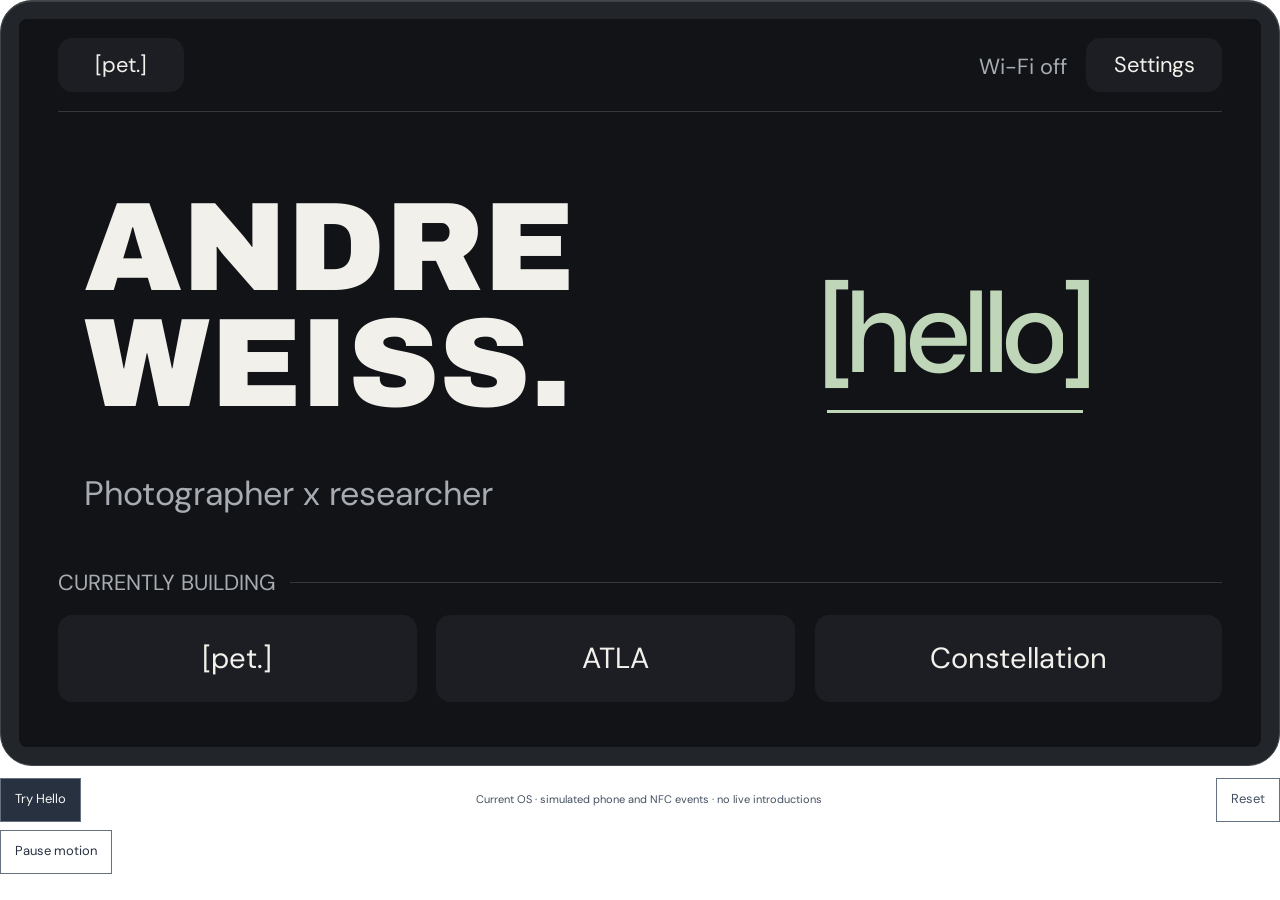
<file: site/pet-preview/index.html>
<!doctype html>
<html lang="en"><head><meta charset="utf-8"><meta name="viewport" content="width=device-width,initial-scale=1"><title>[pet.] / Personal OS</title>

<link rel="stylesheet" href="pet-os.css?v=hello-orbit-15"><link rel="stylesheet" href="portfolio.css"></head><body>
<div class="workspace"><header class="preview-head"><strong>[pet.] / PERSONAL OS — 06</strong><span>1024 × 600 · Interactive preview</span></header>
<div class="frame"><div class="screen" aria-label="Badge preview"><div class="os"></div><div class="dim"></div></div></div>
<footer class="preview-foot"><span>Interactive demo · no live introductions</span><div class="controls"><button data-demo="next">Try Hello</button><button data-demo="reset">Reset</button><button data-action="motion">Pause motion</button></div></footer></div>
<script src="assets/constellation-data.js?v=hello-orbit-15"></script><script src="pet-os.js?v=hello-orbit-15"></script><script src="portfolio.js"></script></body></html>
</file>
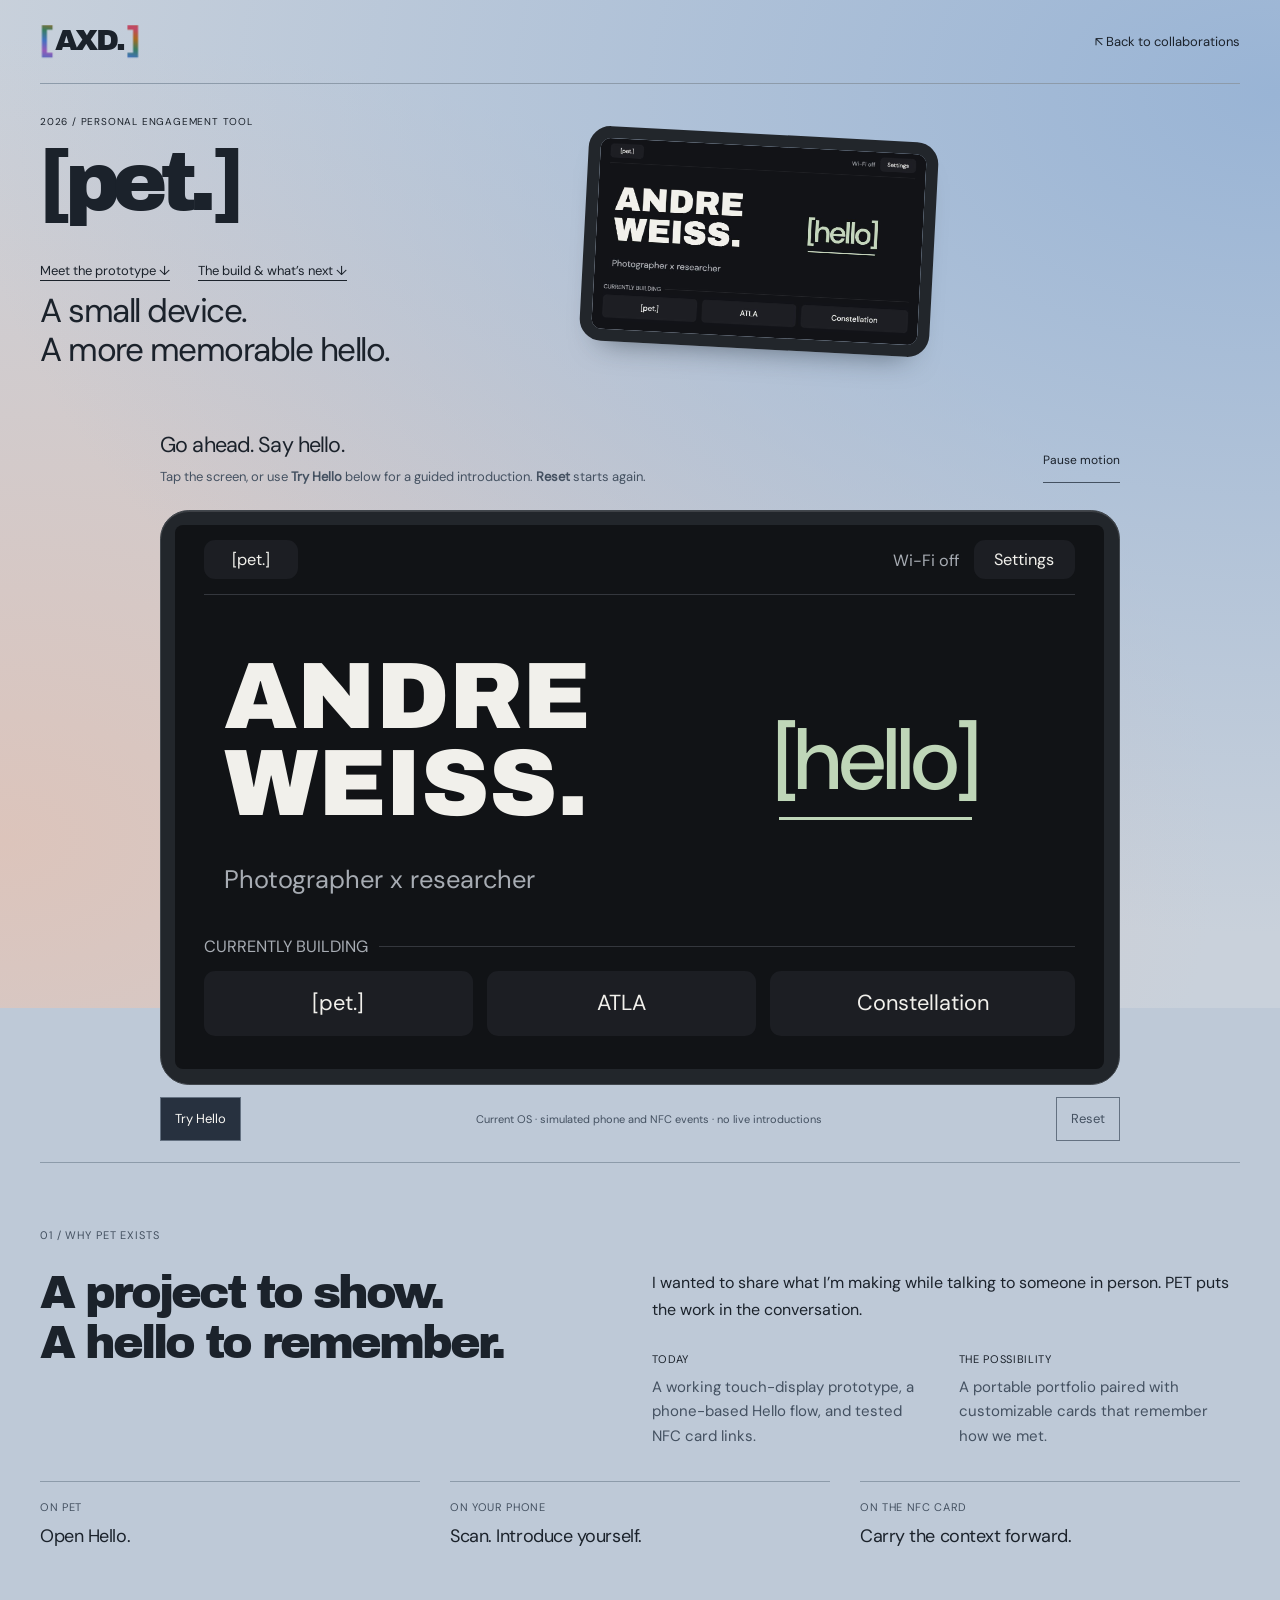
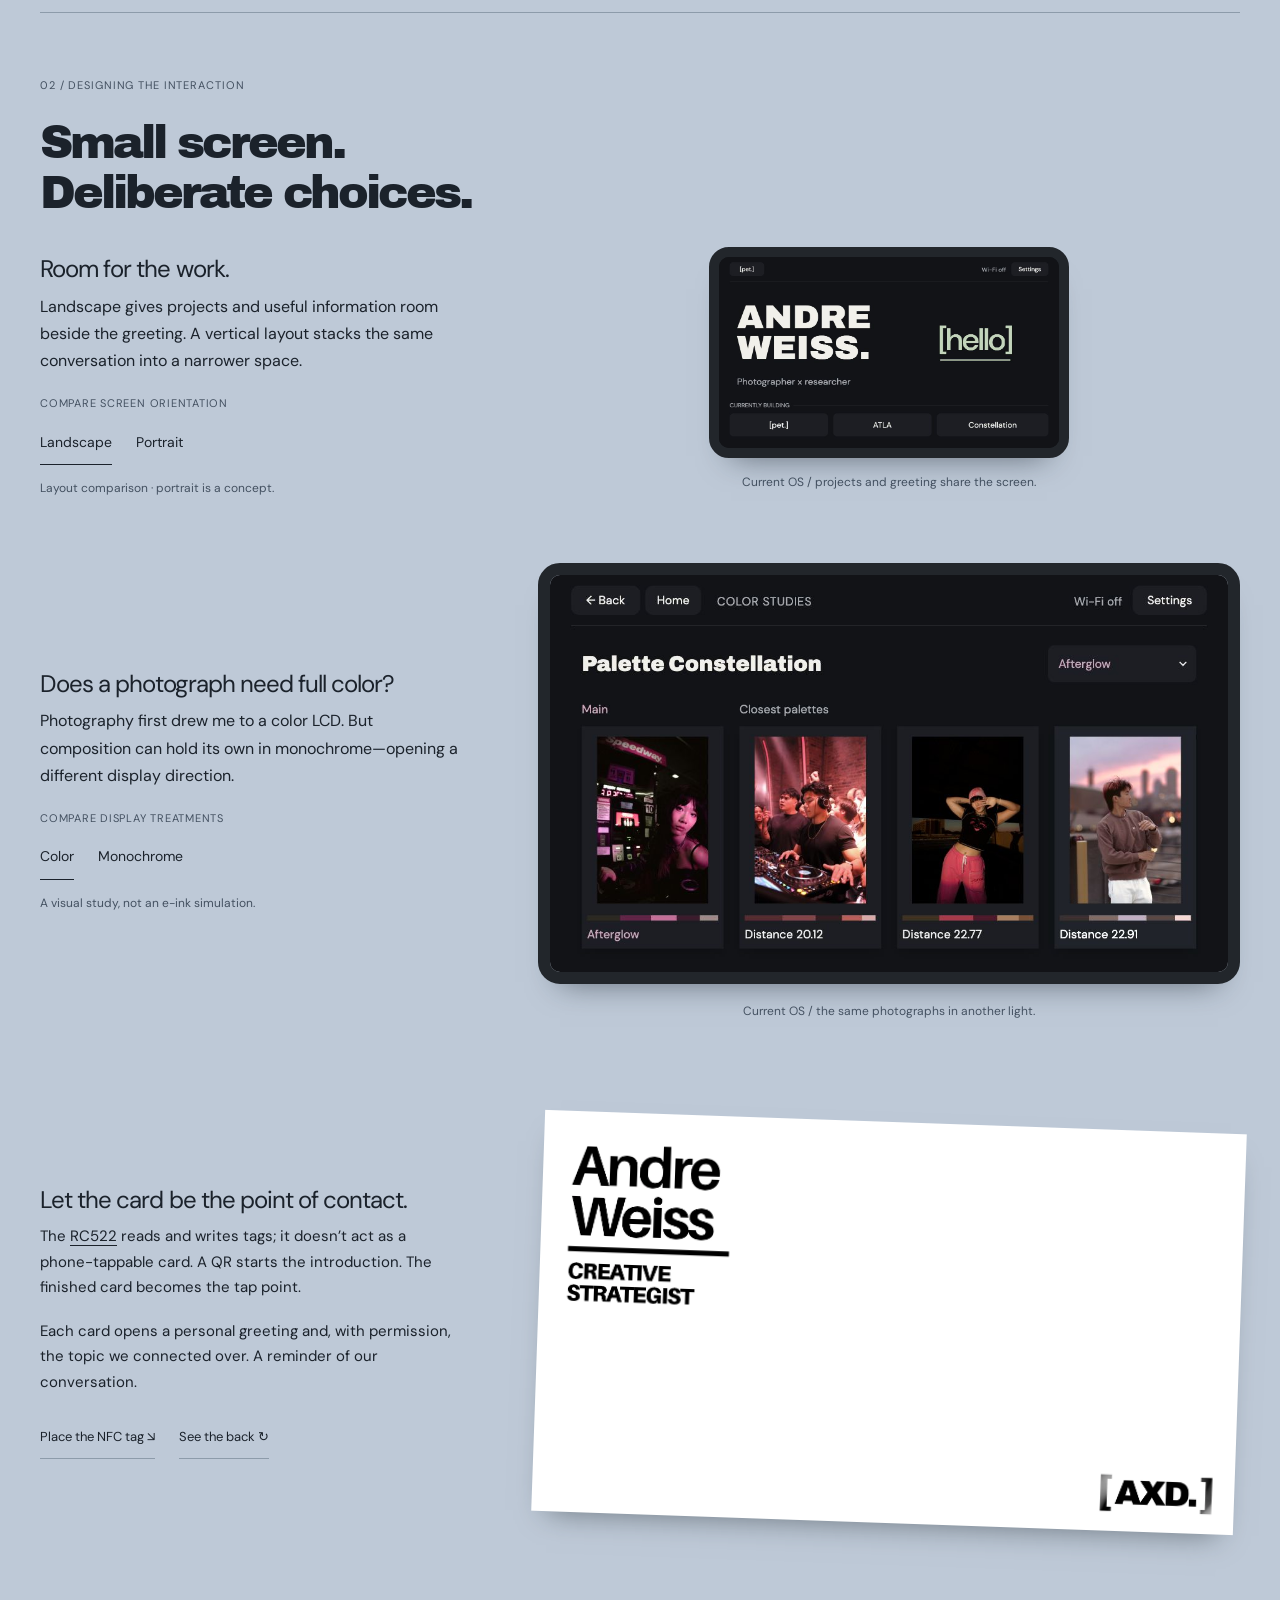
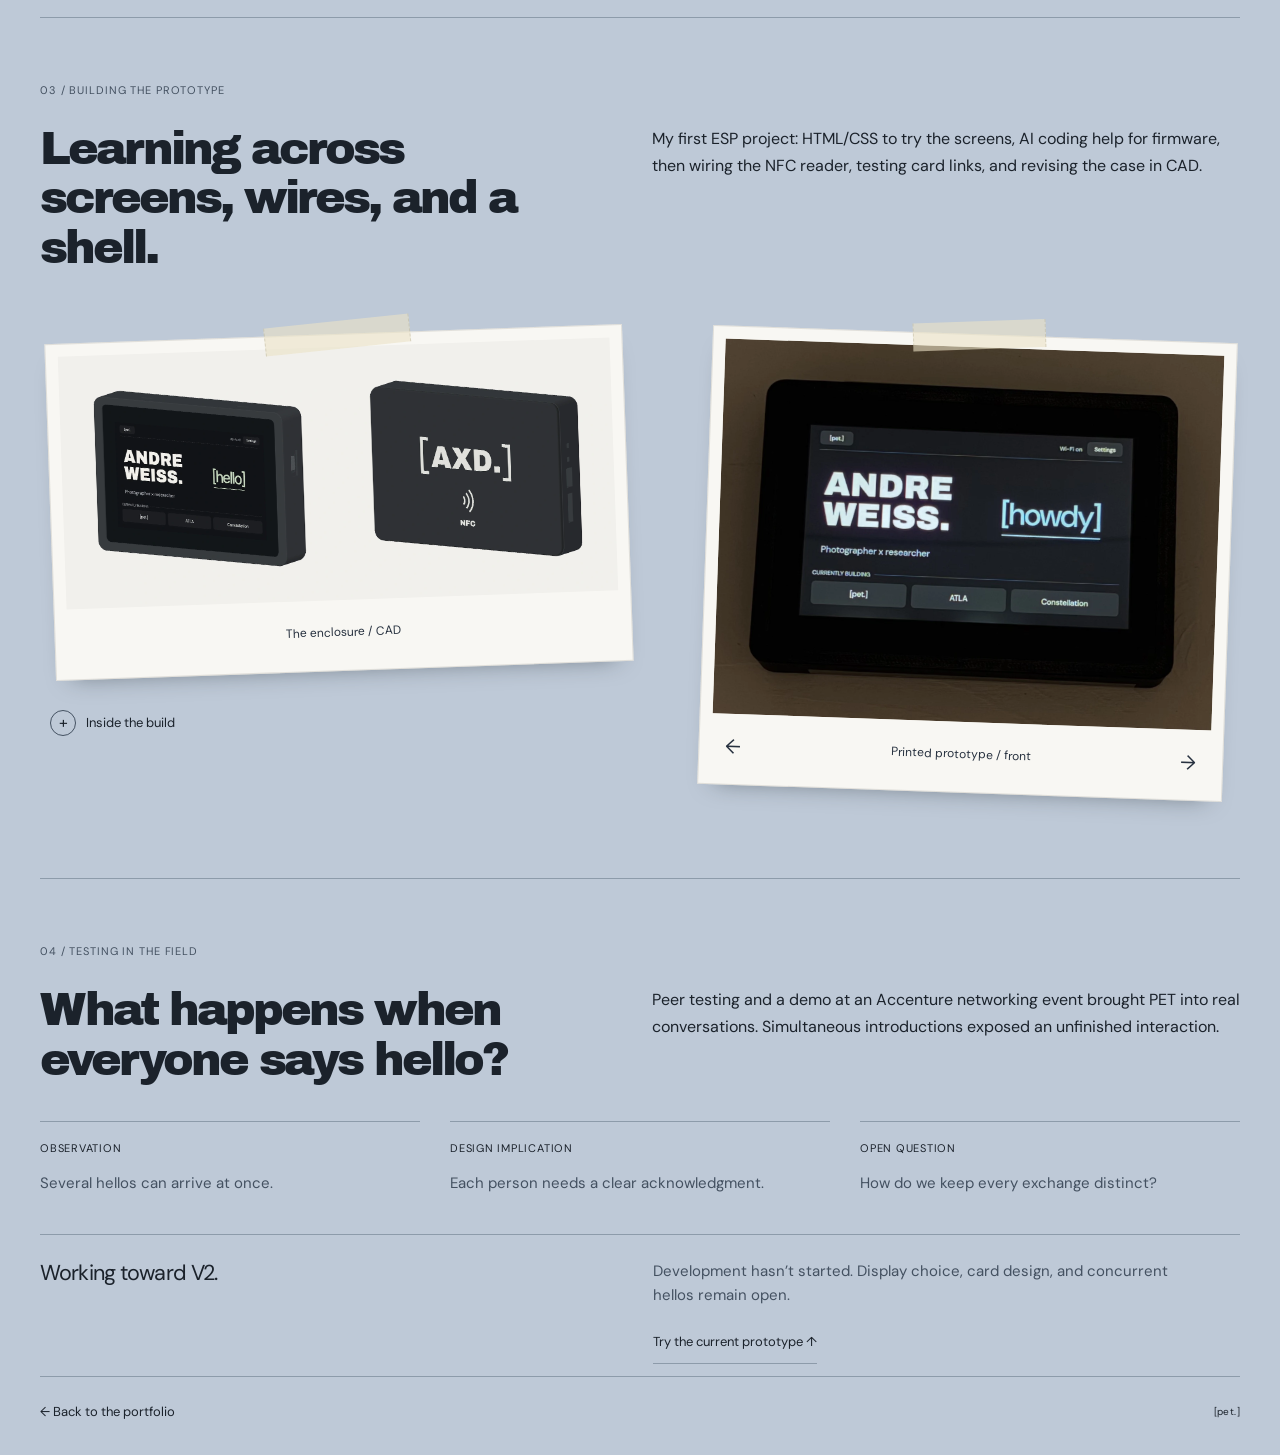
<file: site/pet.html>
<!doctype html>
<html lang="en">
<head>
  <meta charset="utf-8">
  <meta name="viewport" content="width=device-width, initial-scale=1">
  <meta name="theme-color" content="#bec9d7">
  <title>Palace: PET</title>
  <meta name="description" content="PET, a wearable introduction. A working prototype and the display, NFC, and shared-interaction questions shaping V2.">
  <link rel="canonical" href="https://mindofaxd.com/pet.html">
  <meta property="og:type" content="article">
  <meta property="og:title" content="Palace: PET">
  <meta property="og:description" content="A wearable introduction. The device, the screens, and the build.">
  <meta property="og:url" content="https://mindofaxd.com/pet.html">
  <meta property="og:image" content="https://mindofaxd.com/assets/images/pet/enclosure-final.webp">
  <meta property="og:image:width" content="1800">
  <meta property="og:image:height" content="825">
  <meta property="og:image:alt" content="Front and back CAD views of PET’s black enclosure.">
  <meta name="twitter:card" content="summary_large_image">
  <link rel="icon" type="image/x-icon" href="favicon.ico">
  <link rel="icon" type="image/png" href="assets/images/favicon-axd.png">
  <link rel="stylesheet" href="experience.css">
  <link rel="stylesheet" href="case-studies.css">
  <link rel="stylesheet" href="ambient-gradient.css">
  <script src="ambient-gradient.js" defer></script>
  <script src="dialog-motion.js" defer></script>
  <script src="image-downloads.js" defer></script>
  <script src="pet-experience.js" defer></script>
</head>
<body class="ambient-gradient">
  <a class="skip-link" href="#story">Skip to the story</a>
  <header class="experience-header wrap">
    <a class="wordmark" href="./" aria-label="Mind of AXD — home">
        <span class="mark-word">AXD<span class="brand-dot">.</span></span>
        <svg class="mark-brackets" viewBox="0 0 160 60" preserveAspectRatio="none" aria-hidden="true" focusable="false"><defs><linearGradient id="brand-bracket-left" gradientUnits="userSpaceOnUse" x1="0" y1="-30" x2="0" y2="110" spreadMethod="reflect"><stop offset="0.0%" stop-color="#c24669"/><stop offset="12.5%" stop-color="#aa691e"/><stop offset="25.0%" stop-color="#387c62"/><stop offset="37.5%" stop-color="#4271c2"/><stop offset="50.0%" stop-color="#945ab8"/><stop offset="62.5%" stop-color="#4271c2"/><stop offset="75.0%" stop-color="#387c62"/><stop offset="87.5%" stop-color="#aa691e"/><stop offset="100.0%" stop-color="#c24669"/></linearGradient><linearGradient id="brand-bracket-right" gradientUnits="userSpaceOnUse" x1="0" y1="-30" x2="0" y2="110" spreadMethod="reflect"><stop offset="0.0%" stop-color="#c24669"/><stop offset="12.5%" stop-color="#aa691e"/><stop offset="25.0%" stop-color="#387c62"/><stop offset="37.5%" stop-color="#4271c2"/><stop offset="50.0%" stop-color="#945ab8"/><stop offset="62.5%" stop-color="#4271c2"/><stop offset="75.0%" stop-color="#387c62"/><stop offset="87.5%" stop-color="#aa691e"/><stop offset="100.0%" stop-color="#c24669"/></linearGradient></defs><g fill="none" stroke-width="8" stroke-linejoin="miter"><path d="M 20 6 L 7 6 L 7 54 L 20 54" stroke="url(#brand-bracket-left)"/><path d="M 140 6 L 153 6 L 153 54 L 140 54" stroke="url(#brand-bracket-right)"/></g></svg>
      </a>
    <a class="back-link" href="/collaborations">↖ Back to collaborations</a>
  </header>
  <main id="story" class="wrap">
    <section class="pet-intro" aria-labelledby="pet-title">
      <div class="pet-intro-copy"><p class="eyebrow">2026 / PERSONAL ENGAGEMENT TOOL</p><h1 id="pet-title">[pet.]</h1><div class="pet-intro-links project-intro-actions"><a href="#pet-os">Meet the prototype ↓</a><a href="#pet-build">The build &amp; what’s next ↓</a></div><p class="lead">A small device.<br> A more memorable hello.</p></div>
      <figure class="pet-intro-device"><a class="pet-screen-link" href="#pet-os" aria-label="Try the interactive PET prototype"><img src="assets/images/pet/os-home.png" width="1088" height="637" alt="The current PET home screen, with a greeting and project shortcuts." fetchpriority="high"></a></figure>
    </section>

    <section class="os-section pet-live" id="pet-os" aria-labelledby="os-title">
      <div class="section-heading"><div><h2 id="os-title">Go ahead. Say hello.</h2><p class="os-note">Tap the screen, or use <strong>Try Hello</strong> below for a guided introduction. <strong>Reset</strong> starts again.</p></div><button type="button" id="motion-toggle" aria-pressed="false" hidden>Pause motion</button></div>
      <iframe id="os-preview" src="pet-preview/index.html" title="Interactive PET OS preview" loading="eager"></iframe>
    </section>

    <div class="case-study pet-case-study">
      <section class="case-section case-opening" aria-labelledby="why-title">
        <p class="case-label">01 / Why PET exists</p>
        <div class="case-split">
          <h2 id="why-title" class="case-statement">A project to show.<br>A hello to remember.</h2>
          <div class="case-copy"><p>I wanted to share what I’m making while talking to someone in person. PET puts the work in the conversation.</p>
            <dl class="case-notes case-compact-notes"><div><dt>Today</dt><dd>A working touch-display prototype, a phone-based Hello flow, and tested NFC card links.</dd></div><div><dt>The possibility</dt><dd>A portable portfolio paired with customizable cards that remember how we met.</dd></div></dl>
          </div>
        </div>
        <ol class="pet-exchange" aria-label="The Hello interaction"><li><span>On PET</span><strong>Open Hello.</strong></li><li><span>On your phone</span><strong>Scan. Introduce yourself.</strong></li><li><span>On the NFC card</span><strong>Carry the context forward.</strong></li></ol>
      </section>

      <section class="case-section" aria-labelledby="interaction-design-title">
        <p class="case-label">02 / Designing the interaction</p>
        <h2 id="interaction-design-title" class="case-statement">Small screen.<br>Deliberate choices.</h2>
        <div class="pet-design-row" data-study-switch data-view="landscape">
          <div class="case-copy"><h3>Room for the work.</h3><p>Landscape gives projects and useful information room beside the greeting. A vertical layout stacks the same conversation into a narrower space.</p>
            <fieldset class="study-switch"><legend class="sr-only">Compare screen orientation</legend><label><input type="radio" name="pet-orientation" value="landscape" checked><span>Landscape</span></label><label><input type="radio" name="pet-orientation" value="portrait"><span>Portrait</span></label></fieldset>
            <p class="case-caption">Layout comparison · portrait is a concept.</p>
          </div>
          <figure class="pet-orientation-stage">
            <div class="pet-orientation-device">
              <div class="pet-orientation-content" data-study-panel="landscape"><img src="assets/images/pet/os-home.png" width="1088" height="637" loading="lazy" alt="Current landscape OS: Andre Weiss and Hello side by side, with three project shortcuts below."></div>
              <div class="pet-orientation-content pet-portrait-screen" data-study-panel="portrait" hidden role="img" aria-label="Conceptual portrait layout: name, greeting, and project links stacked vertically"><span class="pet-wire-top">[pet.] <span>Wi-Fi off</span></span><strong>ANDRE<br>WEISS.</strong><span class="pet-wire-sub">Photographer x researcher</span><span class="pet-wire-hello">[hello]</span><span class="pet-wire-label">CURRENTLY BUILDING</span><div class="pet-wire-projects"><span>[pet.]</span><span>ATLA</span><span>Constellation</span></div></div>
            </div>
            <figcaption data-orientation-caption>Current OS / projects and greeting share the screen.</figcaption>
          </figure>
        </div>
        <div class="pet-design-row pet-display-row" data-study-switch data-view="color">
          <div class="case-copy"><h3>Does a photograph need full color?</h3><p>Photography first drew me to a color LCD. But composition can hold its own in monochrome—opening a different display direction.</p>
            <fieldset class="study-switch"><legend class="sr-only">Compare display treatments</legend><label><input type="radio" name="pet-display" value="color" checked><span>Color</span></label><label><input type="radio" name="pet-display" value="mono"><span>Monochrome</span></label></fieldset>
            <p class="case-caption">A visual study, not an e-ink simulation.</p>
          </div>
          <figure class="pet-screen-study pet-display-study"><img src="assets/images/pet/os-photography.png" width="1088" height="637" loading="lazy" alt="Current PET photography screen, showing four photographs and their color palettes."><figcaption>Current OS / the same photographs in another light.</figcaption></figure>
        </div>
        <div class="pet-nfc-note" data-nfc-card data-side="front" data-tag="ready">
          <div class="case-copy"><h3>Let the card be the point of contact.</h3><p>The <a class="case-inline-link" href="https://www.nxp.com/docs/en/data-sheet/MFRC522.pdf" target="_blank" rel="noopener noreferrer">RC522</a> reads and writes tags; it doesn’t act as a phone-tappable card. A QR starts the introduction. The finished card becomes the tap point.</p><p>Each card opens a personal greeting and, with permission, the topic we connected over. A reminder of our conversation.</p>
            <div class="pet-card-actions"><button type="button" data-nfc-place>Place the NFC tag ↘</button><button type="button" data-nfc-flip>See the back ↻</button></div>
            <p class="sr-only" data-nfc-status role="status" aria-live="polite"></p>
          </div>
          <div class="pet-card-stage">
            <div class="pet-card-turn">
              <div class="pet-card-face pet-card-front"><img src="assets/images/pet/card-front.webp" width="1400" height="800" alt="White business card: Andre Weiss, Creative Strategist, with the AXD logo." loading="lazy">
                <svg class="pet-card-tag" data-nfc-tag viewBox="0 0 100 100" role="img" aria-label="Illustrated NFC sticker, placed at the top-right of the white card" aria-hidden="true"><circle cx="50" cy="50" r="48" fill="#ffffff55" stroke="#dedfdf" stroke-width=".6"/><g fill="none" stroke="#aeb1b3" stroke-width=".85"><circle cx="50" cy="50" r="26"/><circle cx="50" cy="50" r="28"/><circle cx="50" cy="50" r="30"/><circle cx="50" cy="50" r="32"/><circle cx="50" cy="50" r="34"/><circle cx="50" cy="50" r="36"/><circle cx="50" cy="50" r="38"/><circle cx="50" cy="50" r="40"/><circle cx="50" cy="50" r="42"/><path d="M61 73l9 5m-6-9l10 6"/></g><path d="M68 72l5 3-2 4-5-3z" fill="#8b8e91"/></svg>
              </div>
              <div class="pet-card-face pet-card-back" aria-hidden="true"><img src="assets/images/pet/card-back.webp" width="1400" height="800" alt="Reverse of the card: a stadium under a pink sky, with the word connected." loading="lazy"></div>
            </div>
          </div>
        </div>
      </section>

      <section class="case-section" id="pet-build" aria-labelledby="build-title">
        <p class="case-label">03 / Building the prototype</p>
        <div class="case-split"><h2 id="build-title" class="case-statement">Learning across<br>screens, wires, and a shell.</h2><div class="case-copy"><p>My first ESP project: HTML/CSS to try the screens, AI coding help for firmware, then wiring the NFC reader, testing card links, and revising the case in CAD.</p></div></div>
        <div class="device-gallery pet-build-gallery" aria-label="Enclosure design and printed prototype">
          <div class="pet-build-study">
            <figure class="device-print"><div class="paper">
              <button type="button" class="image-button" data-gallery="device" data-title="The enclosure" data-description="Rendered from the final enclosure meshes with the current OS. The two views show the power switch and USB-C, SD, and service-button openings. Revised backing and switch still need a physical fit check." aria-label="Enlarge the final enclosure CAD render" disabled><img src="assets/images/pet/enclosure-final.webp" width="1800" height="825" alt="Front and rear CAD views of PET: centered rear AXD and NFC artwork, a side power switch, USB-C, SD, and two service-button openings." loading="lazy"></button>
              <figcaption>The enclosure / CAD</figcaption>
            </div></figure>
            <details class="case-detail pet-hardware"><summary>Inside the build</summary><div class="case-detail-content"><p><strong>138 × 96 × 22.4 mm.</strong> The shell has been printed. This render uses the final CAD geometry with the current OS on screen.</p><p>The tighter backing and longer switch are CAD-checked revisions; their physical fit still needs testing.</p><p class="parts"><a href="https://www.amazon.com/dp/B0DD7N19FT" target="_blank" rel="noopener noreferrer">Waveshare touch display ↗</a><a href="https://www.amazon.com/dp/B0H8CGVYVV" target="_blank" rel="noopener noreferrer">RC522 NFC reader ↗</a><a href="https://www.amazon.com/dp/B0FT3C1WRP" target="_blank" rel="noopener noreferrer">3.7 V LiPo battery ↗</a><a href="https://www.amazon.com/dp/B0FXG1F7KD" target="_blank" rel="noopener noreferrer">Transparent NTAG213 stickers ↗</a></p></div></details>
          </div>
          <div class="pet-build-study pet-prototype-photos" data-pet-photos>
            <figure class="device-print" data-pet-photo><div class="paper">
              <button type="button" class="image-button study-photo-window" data-gallery="device" data-title="The printed prototype / front" data-description="The physical enclosure and working display, photographed during development." aria-label="Enlarge the front of the printed prototype" disabled><img src="assets/images/pet/enclosure-front.webp" width="1400" height="1050" alt="The real black PET enclosure on a wooden table, with the working home screen." loading="lazy"></button>
              <figcaption><button type="button" data-prototype-step="-1" aria-label="Previous prototype photograph">←</button><span>Printed prototype / front</span><button type="button" data-prototype-step="1" aria-label="Next prototype photograph">→</button></figcaption>
            </div></figure>
            <figure class="device-print" data-pet-photo hidden><div class="paper">
              <button type="button" class="image-button study-photo-window" data-gallery="device" data-title="The printed prototype / back" data-description="The physical black backing, with white AXD and NFC graphics." aria-label="Enlarge the back of the printed prototype" disabled><img src="assets/images/pet/enclosure-back.webp" width="1400" height="1050" alt="The rear of the real black PET enclosure, with white AXD lettering and the NFC symbol." loading="lazy"></button>
              <figcaption><button type="button" data-prototype-step="-1" aria-label="Previous prototype photograph">←</button><span>Printed prototype / back</span><button type="button" data-prototype-step="1" aria-label="Next prototype photograph">→</button></figcaption>
            </div></figure>
            <p class="sr-only" data-prototype-status role="status" aria-live="polite"></p>
          </div>
        </div>
      </section>

      <section class="case-section case-field" aria-labelledby="field-title">
        <p class="case-label">04 / Testing in the field</p>
        <div class="case-split"><h2 id="field-title" class="case-statement">What happens when<br>everyone says hello?</h2><div class="case-copy"><p>Peer testing and a demo at an Accenture networking event brought PET into real conversations. Simultaneous introductions exposed an unfinished interaction.</p></div></div>
        <dl class="case-sequence"><div><dt>Observation</dt><dd>Several hellos can arrive at once.</dd></div><div><dt>Design implication</dt><dd>Each person needs a clear acknowledgment.</dd></div><div><dt>Open question</dt><dd>How do we keep every exchange distinct?</dd></div></dl>
        <div class="pet-next" id="pet-v2"><h3 id="v2-title">Working toward V2.</h3><p>Development hasn’t started. Display choice, card design, and concurrent hellos remain open.</p><a class="case-return" href="#pet-os">Try the current prototype ↑</a></div>
      </section>
    </div>
  </main>
  <footer class="experience-footer wrap"><a class="back-link" href="/collaborations">← Back to the portfolio</a><p>[pet.]</p></footer>
  <dialog id="image-viewer" tabindex="-1" aria-labelledby="viewer-title" aria-describedby="viewer-description">
    <div class="viewer-toolbar"><h2 id="viewer-title"></h2><button type="button" id="close-viewer" class="dismiss-button" aria-label="Close photograph preview" autofocus><span aria-hidden="true">×</span></button></div>
    <div class="viewer-stage"><img id="viewer-image" alt=""></div>
    <div class="viewer-bottom"><p id="viewer-description"></p><div class="viewer-nav"><button type="button" class="save-options" data-save-image="viewer-image">Save / copy</button><button type="button" id="previous-image" aria-label="Previous image">←</button><span id="viewer-count" aria-live="polite"></span><button type="button" id="next-image" aria-label="Next image">→</button></div></div>
  </dialog>
  <dialog class="image-save-dialog" id="image-save-dialog" aria-labelledby="image-save-title" tabindex="-1">
    <div class="image-save-top"><h2 id="image-save-title">Take a copy.</h2><button id="image-save-dismiss" class="dismiss-button" type="button" aria-label="Close image options"><span aria-hidden="true">×</span></button></div>
    <p>Saved and copied images include<br>an AXD watermark.</p>
    <div class="image-save-actions"><button type="button" id="image-save">Save image ↧</button><button type="button" id="image-copy">Copy image</button></div>
    <p id="image-save-status" role="status" aria-live="polite"></p>
  </dialog>
</body>
</html>
</file>
<file: site/pet-preview/pet-os.css>
:root{color-scheme:dark;--bg:#111316;--panel:#1c1e23;--ink:#f1f0eb;--muted:#a7acb3;--line:#34373d;--green:#bfd6b8;--pink:#d5a4bd}*{box-sizing:border-box}body{margin:0;padding:28px;background:#242629;color:var(--ink);font-family:'DM Sans',sans-serif}button,input{font:inherit}button{color:inherit;cursor:pointer;border:0;background:transparent}button:focus-visible,input:focus-visible{outline:3px solid var(--green);outline-offset:3px}button:hover{filter:brightness(1.16)}.workspace{max-width:1068px;margin:auto}.preview-head{display:flex;justify-content:space-between;align-items:center;gap:18px;font-size:12px;color:var(--muted);margin-bottom:18px}.preview-head strong{letter-spacing:.12em;color:var(--ink)}.frame{padding:13px;border:1px solid #5d5e5b;border-radius:24px;background:#c9c9c1;box-shadow:0 24px 80px #0005}.screen{box-sizing:content-box;position:relative;aspect-ratio:1024/600;background:var(--bg);border:8px solid #08090b;border-radius:12px;container-type:inline-size;overflow:hidden}.os{position:absolute;inset:0}.el{position:absolute;margin:0}.txt{line-height:1.23;font-weight:400}.display{font-family:Archivo,sans-serif;font-weight:900;letter-spacing:-.06em;line-height:1.02}.muted{color:var(--muted)}.micro{letter-spacing:.04em;line-height:1.2}.panel{background:var(--panel);border-radius:1.758cqw}.button{background:var(--panel);border-radius:1.172cqw;display:flex;align-items:center;justify-content:center;font-weight:500;line-height:1.2;padding:.8cqw}.button.primary{background:var(--green);color:var(--bg)}.rule{background:var(--line)}.home-name{line-height:.96;letter-spacing:-.065em}.hello-launch{font-size:3.5156cqw!important;justify-content:flex-start;padding-left:3.125cqw}.hello-launch:after{content:'↗';position:absolute;right:3.125cqw;animation:nudge 2.6s ease-in-out infinite}.dock .button{border:1px solid #2a2d33}.orb{border-radius:50%;animation:breath 5s ease-in-out infinite alternate}.orb:nth-child(2n){animation-delay:-2s}.photos{display:grid;grid-template-columns:288fr 192fr 192fr 192fr;gap:3.125cqw}.photo{min-width:0;margin:0}.photo-rank{display:block;font-size:1.758cqw;height:3.027cqw;color:var(--muted)}.photo img{display:block;width:100%;height:26.5625cqw;object-fit:contain;background:var(--panel)}.swatches{display:flex;height:.586cqw;margin-top:.879cqw;overflow:hidden}.swatches i{min-width:0}.photo figcaption{font-size:1.758cqw;color:var(--muted);line-height:2.148cqw;margin-top:1.074cqw}.distance{display:block;font-size:2.344cqw;color:var(--ink);margin-top:.586cqw;line-height:2.832cqw;font-variant-numeric:tabular-nums}.distance.reference{font-size:1.758cqw;color:var(--muted)}.atla-logo{object-fit:contain}.qr-preview{background:#fff;color:#111;padding:2cqw;border-radius:1.5cqw;display:flex;flex-direction:column;align-items:center;justify-content:center;gap:1.2cqw}.qr-preview svg{width:14cqw;height:14cqw}.qr-preview strong{font-size:2.344cqw}.qr-preview span{font-size:1.5cqw;text-align:center;line-height:1.3}.preview-foot{margin-top:22px;color:var(--muted);font-size:12px;line-height:1.7}.controls{display:flex;gap:8px;flex-wrap:wrap;margin-top:10px}.controls button{border:1px solid #51545a;border-radius:20px;padding:7px 12px}.controls button:disabled{opacity:.3;cursor:default}.dim{position:absolute;inset:0;background:black;pointer-events:none}.sleep{position:absolute;inset:0;background:#08090b;display:grid;place-items:center;z-index:5}.sleep button{padding:24px;font-size:2.344cqw}.field{background:var(--panel);color:var(--ink);border:1px solid var(--line);border-radius:1.172cqw;padding:1.5625cqw}.network{justify-content:space-between;padding:0 2cqw}.range{accent-color:var(--green)}.badge-graphic{border:1px solid #444a46}.still *{animation:none!important;transition:none!important}.page{animation:arrive .22s ease-out}@keyframes arrive{from{opacity:.65;transform:translateY(3px)}to{opacity:1;transform:none}}@keyframes nudge{50%{transform:translate(3px,-3px)}}@keyframes breath{to{transform:translateY(-4px)}}@media(prefers-reduced-motion:reduce){*{animation:none!important;transition:none!important}}@media(max-width:650px){body{padding:12px}.frame{padding:6px;border-radius:16px}.screen{border-width:5px}.preview-head{font-size:10px}.preview-head span{max-width:110px;text-align:right}}
.txt,.display,.orb,.rule{pointer-events:none}


/* Device layout: shared 1024 x 600 coordinates with the LVGL renderer. */
.home-name{line-height:1.02}
.hello-launch{font-family:Archivo,sans-serif;font-weight:900;font-size:3.125cqw!important;padding-left:2.344cqw}
.hello-launch:after{content:'›';right:2.344cqw;font:400 3.5156cqw 'DM Sans',sans-serif}
.spread-choice{font-size:1.758cqw;border-radius:.78125cqw}
.photos{grid-template-columns:240fr repeat(3,184fr);column-gap:3.90625cqw}
.photo:first-child{margin-right:1.5625cqw}
.photos{grid-template-columns:256fr repeat(3,184fr)}
.photo-space{height:23.4375cqw;display:flex;align-items:center;justify-content:center}
.photo img{outline:1px solid var(--line);background:none;max-width:100%;object-fit:contain}
.swatches{margin-top:1.758cqw;height:.586cqw}
.photo figcaption.distance{font-size:2.344cqw;line-height:2.832cqw;margin-top:1.758cqw;color:var(--ink)}
.qr-preview{background:#f3eee4;color:#17211d;justify-content:flex-start;padding-top:5cqw}
.qr-brand{position:absolute;top:1.5625cqw;left:1.953cqw;font-size:1.758cqw}
.qr-preview svg{width:16cqw;height:16cqw}

.atla-centered{text-align:center}

.settings-control{justify-content:space-between;padding:0 2.344cqw}.settings-control span{opacity:.8}.brightness-value{text-align:right}.hello-count{text-align:right}
.range{padding:0;appearance:none;-webkit-appearance:none;border:0;border-radius:2.344cqw;background:linear-gradient(to right,var(--green) 0 var(--level),var(--panel) var(--level) 100%);cursor:pointer}
.range::-webkit-slider-thumb{appearance:none;-webkit-appearance:none;width:3.125cqw;height:3.125cqw;border-radius:50%;background:transparent;border:0}
.range::-moz-range-thumb{width:3.125cqw;height:3.125cqw;border-radius:50%;background:transparent;border:0}

.brightness-handle{border-radius:50%;background:var(--ink);pointer-events:none}

.wifi-networks{overflow-y:auto;overscroll-behavior:contain;scrollbar-color:var(--green) transparent;scrollbar-width:thin}.wifi-networks .button{position:relative;width:calc(100% - 1.5625cqw);height:8.984375cqw;margin-bottom:1.5625cqw;justify-content:space-between;padding:0 2.344cqw;font-size:2.344cqw}.wifi-networks .button:last-child{margin-bottom:0}

.connected-network{flex-direction:column;align-items:flex-start;justify-content:center;padding-left:2.344cqw;gap:.6cqw}.connected-network small{font-size:1.758cqw}.forget-network{border:1px solid #d5a4bd;color:#d5a4bd}

.connected-network{flex-direction:row;align-items:center;justify-content:space-between;padding:0 2.344cqw;gap:1.5625cqw}.network-name{min-width:0;flex:1;text-align:left;white-space:nowrap;overflow:hidden;text-overflow:ellipsis}.wifi-networks small{font-size:1.758cqw}.edit-network{background:var(--line,#34373d)}

/* Palette Drift's open photo set with touch controls and AXD's shutter inspection view. */
.palette-deck{display:flex;align-items:stretch;gap:2.34375cqw;isolation:isolate;touch-action:manipulation}
.palette-card{display:flex;flex-direction:column;width:20.8984375cqw;height:32.8125cqw;padding:.78125cqw;text-align:left;background:var(--panel);color:var(--ink);overflow:hidden;box-shadow:0 .6cqw 1.5cqw #0003}
.main-photo .palette-card{width:100%}
.palette-photo{display:flex;flex:none;width:100%;height:26.171875cqw;align-items:center;justify-content:center}
.palette-photo img{display:block;width:16.40625cqw;height:24.609375cqw;object-fit:cover;pointer-events:none}
.palette-card .swatches{flex:none;margin-top:.9765625cqw;height:.78125cqw}
.palette-caption{display:block;margin-top:.9765625cqw;font-size:1.7578125cqw;line-height:1.2;font-variant-numeric:tabular-nums;color:var(--ink)}
.palette-deck .palette-card{position:relative;flex:none}
.main-photo .palette-card{background:var(--panel)}
.main-photo .palette-caption,.spread-name{color:var(--spread-accent)}
.palette-title{letter-spacing:-.035em}
.palette-detail{position:absolute;inset:0;background:var(--bg);color:var(--ink);z-index:4}
.detail-sheet{position:absolute;inset:0;background:var(--bg);color:var(--ink)}
.detail-sheet:before{content:'';position:absolute;top:7.421875cqw;left:3.125cqw;right:3.125cqw;height:1px;background:var(--line)}
.detail-kicker{font-size:1.7578125cqw;letter-spacing:.11em}
.detail-meta{color:var(--muted);font-size:1.7578125cqw;letter-spacing:.04em}
.detail-close{background:var(--panel);color:var(--ink)}
.detail-print{background:#f1eee7;color:#24262b;box-shadow:0 1.953125cqw 3.90625cqw -1.171875cqw #0009}
.detail-photo{display:block;object-fit:contain;object-position:center}
.detail-print figcaption{display:flex;align-items:center;justify-content:space-between;font-size:1.7578125cqw;line-height:1.23;letter-spacing:.04em}
.detail-print figcaption i{width:3.125cqw;height:.29296875cqw}
.detail-title{color:var(--spread-accent)}
.detail-palette-label{color:var(--muted)}
.palette-wheel{border-radius:50%;box-shadow:0 1.171875cqw 2.34375cqw #0003;display:grid;place-items:center}
.palette-wheel:after{content:"";width:34%;height:34%;border-radius:50%;background:var(--bg)}
.palette-values{display:grid;grid-template-rows:repeat(5,1fr);font-size:1.7578125cqw;font-variant-numeric:tabular-nums;color:var(--ink)}
.palette-values>div{display:grid;grid-template-columns:1.171875cqw 1fr auto;align-items:center;gap:.78125cqw;height:100%;border-bottom:1px solid var(--line)}
.palette-values>div:last-child{border-bottom:0}
.palette-values i{display:block;width:1.171875cqw;height:1.171875cqw;border-radius:50%;border:1px solid #ffffff20}
.palette-values span:last-child{color:var(--muted)}
.detail-distance{color:var(--muted);text-align:right}
.no-motion *{animation:none!important;transition:none!important}


.detail-heading{display:flex;align-items:center;justify-content:flex-start;text-align:left;gap:1.953125cqw;font-size:1.7578125cqw;line-height:1.23}
.spread-toggle{justify-content:flex-start;gap:1.171875cqw;padding:0 1.5625cqw;font-size:1.7578125cqw;border-radius:.9765625cqw}
.spread-toggle i{width:.78125cqw;height:.78125cqw;border-right:2px solid currentColor;border-bottom:2px solid currentColor;transform:rotate(45deg);margin-left:auto;margin-top:-.390625cqw}
.spread-options{z-index:3;background:var(--panel);border:1px solid var(--line);border-radius:.9765625cqw;padding:.78125cqw;box-shadow:0 1cqw 3cqw #0004;overflow:hidden}
.spread-options[hidden]{display:none}
.spread-options button{display:block;width:100%;height:4.4921875cqw;padding:0 1.171875cqw;text-align:left;font-size:1.7578125cqw;border-radius:.5859375cqw}
.spread-options button[aria-selected="true"]{background:var(--line);box-shadow:inset 3px 0 var(--spread-accent)}
.spread-options button:focus-visible{outline:2px solid var(--spread-accent);outline-offset:-2px}

/* Use the exact local typefaces used to build the badge fonts. */
@font-face{font-family:Archivo;src:url('assets/fonts/Archivo-static.ttf') format('truetype');font-weight:700 900;font-display:swap}
@font-face{font-family:'DM Sans';src:url('assets/fonts/DMSans-static.ttf') format('truetype');font-weight:400 600;font-display:swap}
@font-face{font-family:'PET Greeting';src:url('assets/fonts/DMSans-greeting.ttf') format('truetype');font-display:swap}
@font-face{font-family:'PET Serif';src:url('assets/fonts/Fraunces-static.ttf') format('truetype');font-weight:500;font-display:swap}
@font-face{font-family:'PET Serif';src:url('assets/fonts/Fraunces-400.ttf') format('truetype');font-weight:400;font-display:swap}
@font-face{font-family:'PET Serif';src:url('assets/fonts/Fraunces-700.ttf') format('truetype');font-weight:700;font-display:swap}
.display{letter-spacing:0}
.home-name{line-height:.923076923;letter-spacing:0}
.header-status{text-align:right}
.greeting-link{padding:0;background:none;color:var(--green);font:400 9.375cqw/1 'PET Greeting',sans-serif;letter-spacing:-.29296875cqw;display:flex;justify-content:center;align-items:flex-start}
.greeting-brackets{position:relative;display:inline-flex;align-items:baseline;margin-top:2.734375cqw;white-space:nowrap}
.greeting-brackets:after{content:'';position:absolute;left:.5859375cqw;right:.5859375cqw;top:10.83984375cqw;height:.29296875cqw;background:currentColor}
.greeting-word{display:inline-block;overflow:hidden;vertical-align:bottom;white-space:nowrap}
.building-heading{display:flex;align-items:center;gap:1.171875cqw;color:var(--muted);font-size:1.7578125cqw}
.building-heading i{flex:1;height:1px;background:var(--line)}
.pet-wordmark{line-height:.9375}
.hardware-lines{line-height:1.48}
.serif{font-family:'PET Serif',serif;font-weight:500;line-height:1.19;letter-spacing:0}
.hello-large{line-height:.97222222}
.hello-regular{font-weight:400;line-height:.98611111}
.hello-bold{font-weight:700;line-height:.76388889}
/* Static orbital Hello composition, shared with the 1024 x 600 firmware. */
.hello-page .page{animation:none}
.hello-page>.rule{display:none}
.hello-step{font-size:1.7578125cqw;color:var(--muted);line-height:1.23;letter-spacing:.06em}
.hello-step.active,.sage{color:var(--green)}
.hello-static{color:var(--green)}
.hello-sheet{background:linear-gradient(155deg,#1c211c,#111514 72%);border:1px solid #3c443a;border-radius:1.953125cqw}
.hello-info{white-space:nowrap;overflow:hidden;text-overflow:ellipsis}
.hello-action{background:transparent;border:1px solid var(--green);border-radius:1.171875cqw;padding:0}
.hello-action.primary{background:var(--green);color:var(--bg);border-radius:5cqw}
.hello-clear{border:0;text-decoration:underline;text-underline-offset:.5cqw;color:var(--muted)}
.hello-orbit{position:absolute;left:0;top:14.6484375cqw;width:62.5cqw;height:42.96875cqw;pointer-events:none;overflow:hidden}
.hello-orbit svg{position:absolute;inset:0;width:100%;height:100%}
.hello-orbit span{position:absolute;color:#4b5146;font:900 4.6875cqw/1 Archivo,sans-serif;opacity:.58;filter:blur(1.5px)}
.orbit-hola{left:22.65625cqw;top:.2cqw;transform:rotate(9deg)}
.orbit-bonjour{left:35.7421875cqw;top:5.46875cqw;transform:rotate(11deg)}
.orbit-hallo{left:3.7109375cqw;top:36.03515625cqw;transform:rotate(10deg)}
.orbit-ciao{left:45.1171875cqw;top:34.5703125cqw;transform:rotate(-14deg)}
.hello-save-orb{display:grid;place-items:center;pointer-events:none;background:radial-gradient(ellipse,#bfd6b81f,transparent 68%)}
.hello-save-orb>i{position:absolute;width:94%;height:83%;border:1px solid #bfd6b84d;border-radius:50%;transform:rotate(-24deg)}
.hello-save-orb>i:nth-child(2){width:80%;height:95%;transform:rotate(24deg);border-color:#bfd6b888}
.hello-save-orb>span{display:grid;place-items:center;width:10.15625cqw;height:10.15625cqw;border-radius:50%;background:linear-gradient(140deg,#dcecc5,#8da48c);box-shadow:0 0 3.125cqw #bfd6b840,inset 0 0 .3cqw #fff;color:var(--bg)}
.hello-save-orb svg{width:5.46875cqw;height:5.46875cqw}
.hello-signal{color:var(--green)}
.hello-signal svg{width:100%;height:100%}
.hello-connected{letter-spacing:.13em}
.connected-dot{display:inline-block;width:.9765625cqw;height:.9765625cqw;background:var(--green);border-radius:50%;margin-right:1cqw}
.hello-phone-step>span{display:grid;place-items:center;position:absolute;width:3.515625cqw;height:3.515625cqw;border:1px solid var(--green);border-radius:50%;font-size:1.7578125cqw}
.hello-phone-step:not(:nth-last-child(2))>span:after{content:'';position:absolute;width:1px;height:2.34375cqw;background:#5a6556;top:3.515625cqw}
.hello-phone-step strong{position:absolute;left:5.46875cqw;top:-.390625cqw;font-size:2.34375cqw;font-weight:400}
.hello-phone-step p{position:absolute;left:5.46875cqw;top:2.34375cqw;font-size:1.7578125cqw;color:var(--muted);margin:0}
.loading-track{background:var(--line);overflow:hidden}
.loading-track i{display:block;width:7.03125cqw;height:100%;background:var(--green);animation:hello-loading 1.4s ease-in-out infinite alternate}
@keyframes hello-loading{to{transform:translateX(21.09375cqw)}}
.controls [data-demo="next"]{border-color:var(--green);color:var(--ink);background:#bfd6b81a}
.hello-total{color:var(--green)}

/* Touch/pointer focus should not draw a keyboard ring on the badge preview. */
.os:not(.keyboard-nav) button:focus{outline:none}

.hello-complete{background:var(--green);border-radius:.78125cqw}.hello-dark{color:var(--bg)}.hello-done{background:var(--bg);color:var(--ink)}

.hello-outline{border:1px solid #477e73;color:#10232b}
</file>
<file: site/pet-preview/portfolio.css>
/* Match the host scheme so the browser preserves the iframe's transparent canvas. */
:root {
  color-scheme: light dark;
  background: transparent;
  --demo-ink: #27313f;
  --demo-muted: #445161;
  --demo-line: #647181;
  --demo-primary: #27313f;
  --demo-primary-hover: #3b4d62;
  --demo-hover: #27313f0d;
}
body { padding: 0; background: transparent; --paper: #f8f7f3; }
.preview-head { display: none; }
.workspace { max-width: none; }
.frame { padding: clamp(8px, 1.5vw, 18px); border: 1px solid #41464c; border-radius: clamp(16px, 3vw, 32px); background: #22262b; box-shadow: inset 0 1px 0 #ffffff20; }
.screen { color-scheme: dark; border: 0; border-radius: 8px; }
.preview-foot { display: grid; grid-template-columns: auto minmax(0, 1fr) auto; align-items: center; gap: 8px 16px; color: var(--demo-muted); margin: 12px 0 0; }
.preview-foot > span { grid-column: 2; grid-row: 1; text-align: center; font-size: 11px; line-height: 1.5; }
.controls { display: contents; }
.controls [data-demo="next"] { grid-column: 1; grid-row: 1; }
.controls [data-demo="reset"] { grid-column: 3; grid-row: 1; justify-self: end; }
.controls [data-action="motion"] { grid-column: 1 / -1; grid-row: 2; }
.portfolio-embedded .controls [data-action="motion"] { display: none; }
.controls button { justify-self: start; min-width: 0; max-width: 100%; min-height: 44px; padding: 8px 14px; border: 1px solid var(--demo-line); border-radius: 0; background: transparent; color: var(--demo-ink); font-size: 13px; font-weight: 500; line-height: 1.3; }
.controls [data-demo="next"] { border-color: var(--demo-line); background: var(--demo-primary); color: #f8f7f3; }
.controls button:not(:disabled):hover { background: var(--demo-hover); filter: none; }
.controls [data-demo="next"]:not(:disabled):hover { background: var(--demo-primary-hover); }
/* Keep focus feedback inside the embedded preview's bounds. */
.controls button:focus { outline: none; }
.controls button:focus-visible { outline: 2px solid currentColor; outline-offset: -5px; text-decoration: underline; text-underline-offset: 4px; }
.controls button:disabled { background: transparent; color: var(--demo-muted); border-color: var(--demo-line); opacity: 1; }
@media (max-width: 650px) {
  .preview-foot > span { grid-column: 1 / -1; grid-row: 2; }
  .controls [data-action="motion"] { grid-row: 3; }
}
@media (prefers-color-scheme: dark) {
  :root {
    --demo-ink: #f0efeb;
    --demo-muted: #c0cbd5;
    --demo-line: #65717f;
    --demo-primary: #27313d;
    --demo-primary-hover: #3b4d62;
    --demo-hover: #ffffff14;
  }
}
</file>
<file: site/experience.css>
@font-face { font-family: Archivo; src: url('assets/fonts/archivo-black.ttf') format('truetype'); font-weight: 900; font-display: swap; }
@font-face { font-family: 'DM Sans'; src: url('assets/fonts/dm-sans.ttf') format('truetype'); font-weight: 400; font-display: swap; }
:root { color-scheme: light; --field: #bec9d7; --ink: #1b222b; --muted: #445161; --line: #8d9baa; font-family: 'DM Sans', Arial, sans-serif; color: var(--ink); background: var(--field); }
* { box-sizing: border-box; }
html { scroll-behavior: smooth; }
body, h1, h2, h3, p, figure { margin: 0; }
body:has(dialog[open]) { overflow: hidden; }
a { color: inherit; text-decoration: none; }
a:hover { text-decoration: underline; text-underline-offset: 5px; }
button { font: inherit; cursor: pointer; color: inherit; }
button:disabled { cursor: default; }
:focus-visible { outline: 3px solid currentColor; outline-offset: 5px; }
[hidden] { display: none !important; }
img { display: block; width: 100%; height: auto; }
.wrap { width: min(1200px, calc(100% - 80px)); margin-inline: auto; }
.skip-link { position: fixed; top: 12px; left: 12px; z-index: 5; padding: 14px 20px; background: var(--ink); color: white; transform: translateY(-180%); }
.skip-link:focus { transform: none; }
.experience-header { display: flex; justify-content: space-between; align-items: center; min-height: 84px; border-bottom: 1px solid var(--line); gap: 24px; }
.wordmark { position: relative; display: block; width: max-content; flex-shrink: 0; padding: .07em .5em .1em; font: 900 1.85rem/1 Archivo, sans-serif; letter-spacing: -.08em; white-space: nowrap; }
.wordmark .mark-word { display: block; }
.wordmark .brand-dot { margin-right: .06em; }
.wordmark .mark-brackets { position: absolute; inset: 0; width: 100%; height: 100%; overflow: visible; pointer-events: none; }
.wordmark:hover { text-decoration: none; }
.back-link { display: inline-flex; align-items: center; min-height: 44px; font-size: .8125rem; }
.eyebrow { font-size: .625rem; letter-spacing: .08em; line-height: 1.5; }
.device-hero { display: grid; grid-template-columns: .8fr 1.2fr; gap: 3%; align-items: center; min-height: 560px; padding-block: 36px 24px; }
h1 { font: 900 clamp(4.5rem, 8.5vw, 8rem)/1 Archivo, sans-serif; letter-spacing: -.09em; margin: 18px 0 20px -.04em; }
.lead { font-size: clamp(1.25rem, 2.2vw, 1.8rem); letter-spacing: -.04em; line-height: 1.2; }
.intro-copy > p:last-child { max-width: 355px; margin-top: 18px; font-size: .9375rem; line-height: 1.7; }
h2 { font-size: clamp(1.45rem, 2.4vw, 2rem); line-height: 1.14; letter-spacing: -.04em; font-weight: 400; }
.device-gallery { position: relative; left: clamp(-24px, -2vw, -8px); height: 480px; min-width: 0; }
.device-print { position: absolute; width: 76%; max-width: 490px; }
.print-early { top: 20px; left: 1%; transform: rotate(-9deg); }
.print-current { bottom: 18px; right: 1%; transform: rotate(7deg); }
.paper { background: #f8f7f3; border: 1px solid #c9c8c180; padding: 10px 10px 0; box-shadow: 0 13px 24px -17px #19232780; animation: print-drift 8s ease-in-out infinite; }
.print-current .paper { animation-delay: -3.4s; }
.paper::before { content: ''; position: absolute; top: -13px; left: 38%; width: 25%; height: 28px; z-index: 1; background: #ece3c699; border-inline: 1px dashed #a9a28b55; transform: rotate(-4deg); pointer-events: none; }
.print-current .paper::before { left: 9%; transform: rotate(6deg); }
.image-button { display: block; padding: 0; width: 100%; border: 0; background: #eae7de; }
.paper figcaption { display: grid; gap: 8px; padding: 12px 4px 16px; color: #27313f; }
.drawing-caption { display: flex; flex-wrap: wrap; justify-content: space-between; gap: 8px; font-size: .75rem; letter-spacing: .025em; }
.paper figcaption p { font-size: .875rem; line-height: 1.5; letter-spacing: 0; }
@keyframes print-drift { 0%, 100% { translate: -7px 3px; rotate: -.9deg; } 50% { translate: 7px -13px; rotate: .9deg; } }
.motion-paused .paper, .motion-hidden .paper, body:has(dialog[open]) .paper { animation-play-state: paused; }
.interaction { padding: 26px 30px; background: #192327; color: #f1f0e9; }
.hello-steps { list-style: none; display: grid; grid-template-columns: repeat(3, 1fr); gap: 32px; margin: 22px 0 0; padding: 0; }
.hello-steps li { position: relative; border-top: 1px solid #536267; padding: 16px 0 0 26px; }
.hello-steps li > span { position: absolute; left: 0; top: 21px; font-size: .625rem; color: #bed5bd; }
.hello-steps h3 { font-size: 1.125rem; font-weight: 400; margin: 0 0 8px; letter-spacing: -.02em; }
.hello-steps p { font-size: .8125rem; line-height: 1.6; color: #c1cacd; }
.os-section { padding-block: 38px 32px; }
.section-heading { display: flex; align-items: center; justify-content: space-between; gap: 20px; margin-bottom: 22px; }
#motion-toggle { background: transparent; border: 0; border-bottom: 1px solid var(--muted); min-height: 44px; padding: 8px 0; font-size: .75rem; }
.viewer-stage { display: block; position: relative; container-type: inline-size; background: #101010; }
.build { display: grid; grid-template-columns: 1fr 2fr; gap: 5%; border-top: 1px solid var(--line); padding-block: 30px 38px; }
.build p { font-size: .9375rem; line-height: 1.75; }
.build .parts { margin-top: 16px; font-size: .8125rem; }
.parts a { text-decoration: underline; text-underline-offset: 3px; }
.experience-footer { display: flex; justify-content: space-between; align-items: center; gap: 20px; border-top: 1px solid var(--line); padding-block: 12px 22px; }
.experience-footer p { font-size: .625rem; letter-spacing: .04em; }
#image-viewer { width: min(1200px, calc(100vw - 32px), calc((100dvh - 210px) * var(--image-ratio, 1.7))); max-width: none; max-height: calc(100dvh - 32px); border: 0; padding: 18px; background: #f8f7f3; color: var(--ink); }
#image-viewer::backdrop { background: #0b1118d9; }
.viewer-toolbar { display: flex; justify-content: space-between; align-items: center; gap: 18px; margin-bottom: 12px; }
.viewer-toolbar h2 { font-size: 1.1rem; }
.viewer-bottom { display: flex; align-items: start; justify-content: space-between; gap: 18px; padding-top: 16px; }
#viewer-description { font-size: .8125rem; line-height: 1.6; max-width: 650px; }
.viewer-nav { display: flex; align-items: center; gap: 10px; flex-shrink: 0; }
.viewer-nav button { border: 1px solid #a4adb4; width: 44px; height: 44px; background: transparent; }
#viewer-count { font-size: .6875rem; white-space: nowrap; }
@media (max-width: 900px) {
 .device-hero { grid-template-columns: .8fr 1.2fr; min-height: 480px; }
 .device-gallery { height: 380px; }
 .device-print { width: 84%; }
 .print-early { top: 24px; }
 .print-current { bottom: 36px; }
 .paper { padding: 7px 7px 0; }
}
@media (max-width: 600px) {
 .wrap { width: calc(100% - 36px); }
 .experience-header { min-height: 72px; }
 .wordmark { font-size: 1.6rem; }
 .device-hero { grid-template-columns: 1fr; gap: 16px; padding-block: 26px 20px; }
 h1 { font-size: 5rem; margin-block: 12px 16px; }
 .intro-copy > p:last-child { font-size: .875rem; margin-top: 12px; max-width: 470px; }
 .device-gallery { left: -4px; height: clamp(300px, 89vw, 440px); margin-top: 4px; }
 .device-print { width: 77%; }
 .print-early { top: 16px; left: 2%; }
 .print-current { bottom: 15px; right: 2%; }
 .paper figcaption { min-height: 30px; font-size: .5625rem; }
 .paper::before { height: 22px; top: -10px; }
 .interaction { padding: 22px; }
 .hello-steps { grid-template-columns: 1fr; gap: 16px; margin-top: 20px; }
 .os-section { padding-block: 28px; }
 .build { grid-template-columns: 1fr; gap: 16px; padding-block: 26px; }
 .build p { font-size: .875rem; }
 .experience-footer { flex-wrap: wrap; gap: 4px; }
 #image-viewer { padding: 12px; width: calc(100vw - 24px); }
 .viewer-bottom { flex-direction: column; gap: 12px; }
 .viewer-nav { align-self: end; }
}
@media (orientation: landscape) and (max-height: 600px) { #image-viewer { width: min(760px, calc(100vw - 32px)); } .viewer-stage { width: min(100%, calc((100dvh - 155px) * var(--image-ratio, 1.7))); margin-inline: auto; } .viewer-bottom { padding-top: 10px; } #viewer-description { font-size: .6875rem; } }
@media (prefers-reduced-motion: reduce) { html { scroll-behavior: auto; } .paper { animation: none; } }

.image-save-dialog { width: min(390px, calc(100% - 36px)); padding: 24px; background: var(--paper); border-radius: 4px; box-shadow: 0 20px 80px #0005; }
.image-save-top { display: flex; align-items: center; justify-content: space-between; gap: 20px; }
.image-save-top h2 { font-size: 1.65rem; font-weight: 400; letter-spacing: -.05em; }
.image-save-dialog p { font-size: .875rem; line-height: 1.5; margin-top: 12px; }
.image-save-actions { display: flex; gap: 12px; margin-top: 22px; }
.image-save-actions button { background: var(--ink); color: var(--paper); padding: 12px 16px; min-height: 44px; font-size: .875rem; }
.image-save-actions button:disabled { opacity: .5; }
#image-save-status:empty { display: none; }

/* PET shares the portfolio's moving brackets, shutter, and photo exports. */
:root { --paper: #f8f7f3; }
.device-print { transition: filter .2s ease; }
.device-print.is-front { z-index: 2; filter: drop-shadow(0 8px 8px #19232720); }
.device-print.is-back { z-index: 1; }
.device-gallery:hover .paper { animation-play-state: paused; }
#os-preview { display: block; width: 100%; height: 820px; border: 0; }
.os-note { margin-top: 9px; font-size: .8125rem; line-height: 1.6; color: var(--muted); }
.viewer-nav { flex-wrap: wrap; justify-content: end; }
.viewer-nav .save-options { width: auto; padding-inline: 12px; font-size: .75rem; }
.image-save-dialog { border: 0; color: var(--ink); }
.image-save-dialog::backdrop { background: #0b1118d9; }
.image-save-top button, .image-save-actions button { border: 0; }
@media (max-width: 600px) { #os-preview { height: 520px; } }
@media (prefers-reduced-motion: reduce) { .device-print { transition: none; } }

/* Match the Projects dialog: one centered symbol and the same focus treatment. */
.dismiss-button { flex-shrink: 0; display: grid; place-items: center; width: 44px; height: 44px; padding: 0; border: 0; background: transparent; font-size: 1.8rem; line-height: 1; }
.dismiss-button:hover { background: #0000000d; }
.dismiss-button:focus-visible { outline: 3px solid currentColor; outline-offset: 6px; }
</file>
<file: site/case-studies.css>
/* Composed into each project stylesheet, under its existing chapter scope. */
.case-study { max-width: 1200px; margin-inline: auto; }
.project-story.case-study { display: block; max-width: 1280px; margin-top: 40px; padding: 0; border: 0; }
.case-study .case-section { padding-block: clamp(36px, 5vw, 72px); border-top: 1px solid var(--line); scroll-margin-top: 24px; }
.case-study .case-section:has(> .case-detail:last-child) { padding-bottom: 22px; }
.case-study .case-label { display: block; margin: 0 0 26px; font-size: .6875rem; line-height: 1.5; letter-spacing: .08em; text-transform: uppercase; color: var(--muted); }
.case-study .case-split { display: grid; grid-template-columns: minmax(0, 1fr) minmax(0, 1.1fr); align-items: start; gap: clamp(28px, 6vw, 80px); }
.case-study .case-section h2 { margin: 0; font-size: clamp(1.8rem, 3vw, 2.65rem); font-weight: 400; line-height: 1.13; letter-spacing: -.055em; text-wrap: balance; }
.case-study .case-section .case-statement { font-family: Archivo, sans-serif; font-weight: 900; font-size: clamp(2rem, 3.6vw, 3.25rem); line-height: 1.08; letter-spacing: -.065em; }
.case-study .case-copy { max-width: 60ch; font-size: 1rem; line-height: 1.7; }
.case-study .case-copy > p + p, .case-study .case-copy > h2 + p { margin-top: 18px; }
.case-study .case-copy h3 { margin: 0 0 9px; font-size: 1.25rem; line-height: 1.25; font-weight: 400; letter-spacing: -.03em; }
.case-study .case-notes { margin: 28px 0 0; }
.case-study .case-notes > div { padding-block: 17px; border-top: 1px solid var(--line); }
.case-study .case-notes > div:last-child { padding-bottom: 0; }
.case-study dt { font-weight: 400; font-size: 1.125rem; letter-spacing: -.025em; line-height: 1.35; }
.case-study dd { margin: 8px 0 0; color: var(--muted); font-size: .9375rem; line-height: 1.65; }
.case-study .case-detail { margin-top: 24px; border: 0; font-size: .875rem; line-height: 1.7; }
.case-study .case-detail summary { padding: 15px 0; min-height: 48px; cursor: pointer; color: var(--ink); }
.case-study .case-detail summary:hover { text-decoration: underline; text-underline-offset: 5px; }
.case-study .case-detail-content { display: grid; gap: 16px; max-width: 76ch; padding: 0 0 24px; color: var(--muted); }
.case-study .case-detail-content p { margin: 0; }
.case-study .case-detail a { text-decoration: underline; text-underline-offset: 4px; }
.case-study .case-sequence { display: grid; grid-template-columns: repeat(3, minmax(0, 1fr)); gap: 30px; margin: 36px 0 0; }
.case-study .case-sequence > div { border-top: 1px solid var(--line); padding-top: 18px; }
.case-study .case-sequence dt { font-size: .6875rem; line-height: 1.5; text-transform: uppercase; letter-spacing: .07em; }
.case-study .case-sequence dd { margin-top: 14px; max-width: 36ch; }
.case-study .case-status { margin-top: 16px; font-size: .8125rem; line-height: 1.6; color: var(--muted); }
.case-study .case-return { display: inline-flex; align-items: center; min-height: 44px; margin-top: 22px; font-size: .8125rem; border-bottom: 1px solid var(--line); }
.case-study .study-polaroid { position: relative; min-width: 0; margin: 0; padding: 10px 10px 0; color: #27313f; background: var(--paper); box-shadow: 0 14px 28px -16px #19232780; transform: rotate(-2deg); }
.case-study .study-polaroid::before { content: ''; position: absolute; z-index: 1; top: -11px; left: 34%; width: 27%; height: 23px; background: #ece3c699; border-inline: 1px dashed #a9a28b55; transform: rotate(-5deg); pointer-events: none; }
.case-study .study-photo-open { display: block; width: 100%; padding: 0; border: 0; background: transparent; }
.case-study .case-palette { display: flex; height: 12px; margin-top: 10px; }
.case-study .case-palette span { min-width: 0; }
.case-study .study-print-label { display: block; color: var(--muted); font-size: .625rem; }
.case-study .case-caption { max-width: 78ch; margin-top: 22px; color: var(--muted); font-size: .8125rem; line-height: 1.65; }
.case-study .case-emphasis { padding-left: 20px; border-left: 2px solid var(--muted); font-size: 1.25rem; line-height: 1.5; letter-spacing: -.025em; }
.case-study .case-future { padding-bottom: 28px; }
@media (max-width: 700px) {
  .project-story.case-study { margin-top: 28px; }
  .case-study .case-split { grid-template-columns: minmax(0, 1fr); gap: 24px; }
  .case-study .case-label { margin-bottom: 20px; }
  .case-study .case-copy { font-size: .9375rem; }
  .case-study .case-sequence { grid-template-columns: minmax(0, 1fr); gap: 22px; margin-top: 28px; }
  .case-study .case-sequence dd { max-width: none; margin-top: 8px; }
  .case-study .case-emphasis { font-size: 1.125rem; padding-left: 16px; }
}

/* Quiet disclosures: one small control, no horizontal bars around the label. */
.case-study .case-detail summary { display: flex; align-items: center; gap: 10px; width: fit-content; padding: 6px 0; list-style: none; font-size: .8125rem; }
.case-study .case-detail summary::-webkit-details-marker { display: none; }
.case-study .case-detail summary::before { content: '+'; display: grid; place-items: center; flex: 0 0 24px; width: 24px; height: 24px; border: 1px solid var(--muted); border-radius: 50%; font-size: 1rem; line-height: 1; }
.case-study .case-detail[open] > summary::before { content: '−'; }
.case-study .case-detail-content { margin: 12px 0 0 12px; padding: 0 0 0 22px; border-left: 1px solid var(--line); }
.case-study .case-inline-link { text-decoration: underline; text-underline-offset: 4px; }
.case-study .study-switch { display: flex; flex-wrap: wrap; gap: 0 24px; border: 0; padding: 0; margin: 20px 0 0; min-width: 0; }
.case-study .study-switch legend { padding: 0; margin-bottom: 8px; font-size: .6875rem; color: var(--muted); text-transform: uppercase; letter-spacing: .07em; }
.case-study .study-switch label { position: relative; cursor: pointer; }
.case-study .study-switch input { position: absolute; width: 1px; height: 1px; opacity: 0; }
.case-study .study-switch label span { display: flex; align-items: center; min-height: 44px; border-bottom: 1px solid transparent; font-size: .875rem; }
.case-study .study-switch input:checked + span { border-color: currentColor; }
.case-study .study-switch input:focus-visible + span { outline: 3px solid currentColor; outline-offset: 4px; }
.case-study .study-switch label:hover span { color: var(--muted); }
.case-study .extraction-study { margin-top: 32px; }
.case-study .extraction-study .study-switch { width: fit-content; justify-content: center; margin-inline: auto; text-align: center; }
.case-study .extraction-pair { --study-image-height: clamp(200px, 25vw, 360px); display: flex; justify-content: center; align-items: center; gap: clamp(24px, 4vw, 48px); margin: 38px 0 0; padding-block: 8px; }
.case-study .extraction-pair figure { flex: 0 0 auto; min-width: 0; margin: 0; width: calc(var(--study-image-height) * var(--photo-ratio) + 20px); }
.case-study .extraction-match { display: grid; justify-items: center; }
.case-study .extraction-match .study-polaroid { transform: rotate(2deg); }
.case-study .extraction-pair img { display: block; width: 100%; height: auto; }
.case-study .extraction-pair figcaption { display: flex; flex-direction: column; gap: 4px; margin-top: 0; padding: 18px 4px 24px; font-size: .75rem; text-align: center; line-height: 1.5; }
.case-study .extraction-pair figcaption span { color: var(--muted); }
.case-study .extraction-study > .case-caption { max-width: 80ch; margin-inline: auto; text-align: center; }

/* PET's live device leads; hardware, cards, and code share the story. */
.pet-intro { display: grid; grid-template-columns: minmax(0, 480px) minmax(0, 350px); gap: clamp(32px, 5vw, 64px); align-items: center; padding-block: 30px 40px; }
.pet-intro #pet-title { font-size: clamp(4rem, 6.5vw, 6rem); margin: 12px 0 24px; }
.pet-intro-copy .lead { font-size: clamp(1.5rem, 2.6vw, 2.3rem); line-height: 1.16; letter-spacing: -.045em; }
.pet-intro-copy > p:not(.lead):not(.eyebrow) { max-width: 40ch; margin-top: 12px; font-size: .9375rem; line-height: 1.65; }
.pet-intro-device { width: min(100%, 350px); margin: 0; justify-self: center; transform: rotate(3deg); }
.pet-screen-link { display: block; border-radius: 22px; }
.pet-intro-device img { display: block; width: 100%; height: auto; border: 12px solid #22262b; border-radius: 22px; box-shadow: 0 20px 30px -22px #17212c99; }
.pet-intro-links { display: flex; flex-wrap: wrap; gap: 8px 28px; margin-top: 24px; }
.pet-intro .pet-intro-links a { border-bottom: 0; display: inline-flex; align-items: center; min-height: 44px; color: var(--ink); font-size: .8125rem; text-decoration: underline; text-underline-offset: 5px; }
.os-section.pet-live { padding-block: 24px 16px; }
.pet-live .section-heading { width: min(100%, 960px); margin-inline: auto; margin-bottom: 22px; }
.pet-live .section-heading h2 { font-size: 1.35rem; }
.pet-live .os-note { max-width: 64ch; }
.pet-live #os-preview { width: min(100%, 960px); margin-inline: auto; }
.case-study .case-compact-notes { display: grid; grid-template-columns: 1fr 1fr; gap: 26px; }
.case-study .case-compact-notes > div { border: 0; padding: 0; }
.case-study .case-compact-notes dt { font-size: .6875rem; text-transform: uppercase; letter-spacing: .06em; }
.case-study .pet-exchange { display: grid; grid-template-columns: repeat(3, 1fr); list-style: none; padding: 0; margin: 32px 0 0; gap: 30px; }
.case-study .pet-exchange li { border-top: 1px solid var(--line); padding-top: 18px; }
.case-study .pet-exchange span { display: block; margin-bottom: 10px; font-size: .6875rem; text-transform: uppercase; letter-spacing: .06em; color: var(--muted); }
.case-study .pet-exchange strong { font-size: 1.125rem; font-weight: 400; letter-spacing: -.025em; }
.case-study .pet-design-row { display: grid; grid-template-columns: minmax(0, .75fr) minmax(0, 1.25fr); align-items: center; gap: clamp(28px, 6vw, 80px); margin-top: 28px; }
.case-study .pet-design-row + .pet-design-row { margin-top: 56px; }
.case-study .pet-design-row h3, .case-study .pet-nfc-note h3 { font-size: 1.5rem; line-height: 1.2; font-weight: 400; letter-spacing: -.04em; }
.case-study .pet-design-row .case-caption { margin-top: 14px; font-size: .75rem; }
.case-study .pet-screen-study { min-width: 0; margin: 0; }
.case-study .pet-screen-study img { display: block; width: 100%; height: auto; border: 12px solid #22262b; border-radius: 22px; box-shadow: 0 20px 30px -22px #17212c99; }
.case-study .pet-screen-study figcaption, .case-study .pet-portrait-study figcaption { margin-top: 18px; font-size: .75rem; line-height: 1.5; text-align: center; color: var(--muted); }
.case-study .pet-orientation-stage { display: grid; justify-items: center; align-content: center; gap: 16px; width: min(100%, 360px); min-width: 0; margin: 0 auto; }
.case-study .pet-orientation-device { position: relative; width: 100%; aspect-ratio: 1088 / 637; border: 10px solid #22262b; border-radius: 20px; background: #111316; box-shadow: 0 20px 30px -22px #17212c99; }
.case-study [data-view="portrait"] .pet-orientation-device { width: 58.55%; aspect-ratio: 637 / 1088; }
.case-study .pet-orientation-content { position: absolute; inset: 0; overflow: hidden; border-radius: 10px; }
.case-study .pet-orientation-content > img { width: 100%; height: 100%; object-fit: fill; }
.case-study .pet-orientation-stage figcaption { min-height: 2.8em; font-size: .75rem; line-height: 1.4; text-align: center; color: var(--muted); }
.case-study .pet-portrait-screen { display: grid; align-content: start; padding: 10px; color: #f1f0eb; background: #111316; }
.case-study .pet-orientation-outgoing { position: absolute; left: 50%; top: 50%; overflow: hidden; border-radius: 10px; pointer-events: none; }
.case-study .pet-orientation-outgoing > .pet-orientation-content { width: 100%; height: 100%; }
.case-study .pet-wire-top { display: flex; justify-content: space-between; padding-bottom: 10px; border-bottom: 1px solid #34373d; font-size: 9px; }
.case-study .pet-portrait-screen > strong { margin-top: 16px; font: 900 28px/.94 Archivo, sans-serif; letter-spacing: -.04em; }
.case-study .pet-wire-sub { margin-top: 10px; font-size: 9px; color: #a7acb3; }
.case-study .pet-wire-hello { justify-self: center; margin-block: 16px; font-size: 26px; letter-spacing: -.06em; color: #bfd6b8; }
.case-study .pet-wire-label { font-size: 8px; color: #a7acb3; }
.case-study .pet-wire-projects { display: grid; gap: 5px; margin-top: 8px; }
.case-study .pet-wire-projects span { padding: 7px; background: #1c1e23; font-size: 10px; text-align: center; border-radius: 4px; }
.case-study .pet-display-study img { transition: filter .4s ease; }
.case-study [data-view="mono"] .pet-display-study img { filter: grayscale(1); }
.case-study .pet-nfc-note { display: grid; grid-template-columns: minmax(0, .75fr) minmax(0, 1.25fr); align-items: center; gap: clamp(28px, 6vw, 80px); margin-top: 72px; }
.case-study .pet-nfc-note p { font-size: .9375rem; line-height: 1.7; max-width: 42ch; }
.case-study .pet-card-actions { display: flex; flex-wrap: wrap; gap: 8px 24px; margin-top: 20px; }
.case-study .pet-card-actions button { min-height: 44px; padding: 8px 0; color: inherit; background: transparent; border: 0; border-bottom: 1px solid var(--line); border-radius: 0; font: inherit; font-size: .8125rem; }
.case-study .pet-card-stage { min-width: 0; padding: 30px 0; perspective: 1300px; transform: rotate(2deg); }
.case-study .pet-card-turn { position: relative; aspect-ratio: 7 / 4; transform-style: preserve-3d; }
.case-study [data-side="back"] .pet-card-turn { transform: rotateY(180deg); }
.case-study .pet-card-face { position: absolute; inset: 0; backface-visibility: hidden; box-shadow: 0 16px 28px -16px #19232780; }
.case-study .pet-card-back { transform: rotateY(180deg); }
.case-study .pet-card-face > img { width: 100%; height: 100%; object-fit: contain; }
.case-study .pet-card-tag { position: absolute; width: 17%; height: auto; right: 6%; top: 10%; opacity: 0; filter: drop-shadow(0 2px 2px #19232725); }
.case-study [data-tag="placed"] .pet-card-tag { opacity: 1; }
.case-study .case-field { padding-bottom: 12px; }
.case-study .pet-next { display: grid; grid-template-columns: 1fr 1.1fr; gap: 12px 80px; margin-top: 38px; padding-top: 24px; border-top: 1px solid var(--line); }
.case-study .pet-next h3 { font-size: 1.35rem; font-weight: 400; letter-spacing: -.04em; }
.case-study .pet-next p { font-size: .9375rem; line-height: 1.65; color: var(--muted); max-width: 55ch; }
.case-study .pet-next .case-return { grid-column: 2; justify-self: start; margin-top: 0; }
.case-study .pet-hardware { margin-top: 28px; }
.case-study .pet-hardware .parts { display: grid; gap: 6px; justify-items: start; }
.case-study .pet-hardware .parts a { display: inline-flex; align-items: center; min-height: 36px; }
.case-study .device-gallery { display: grid; grid-template-columns: minmax(0, 1.1fr) minmax(0, 1fr); gap: clamp(32px, 6vw, 80px); align-items: start; position: relative; left: auto; height: auto; margin-top: 48px; padding: 12px 10px 22px; }
.case-study .pet-build-study { min-width: 0; }
.case-study .device-print { position: relative; width: 100%; max-width: none; inset: auto; margin: 0; transform: rotate(-2deg); }
.case-study .pet-prototype-photos .device-print { transform: rotate(2deg); }
.case-study .device-gallery .paper { padding: 12px 12px 0; animation: none; }
.case-study .device-gallery figcaption { display: flex; justify-content: center; align-items: center; min-height: 70px; padding: 10px 0 16px; font-size: .75rem; line-height: 1.5; text-align: center; }
.case-study .pet-prototype-photos figcaption { display: grid; grid-template-columns: 44px minmax(0, 1fr) 44px; gap: 4px; }
.case-study .pet-prototype-photos figcaption button { display: grid; place-items: center; width: 44px; height: 44px; border: 0; border-radius: 50%; background: transparent; padding: 0; color: inherit; font: inherit; font-size: 1.25rem; }
.case-study .pet-prototype-photos figcaption button:hover { background: #17212c0d; }
.case-study .pet-prototype-photos figcaption button:focus-visible { outline: 2px solid currentColor; outline-offset: -3px; }
.case-study .pet-prototype-photos { --photo-ratio: 4 / 3; }
/* A palette guessing exercise, kept open like the surrounding editorial layout. */
.case-study .palette-game { position: relative; display: grid; grid-template-columns: minmax(0, 1fr) minmax(0, 1.1fr); align-items: center; gap: clamp(28px, 6vw, 80px); min-height: 460px; margin: 28px 0 0; padding: 16px 0 0; }
.case-study .palette-game + .case-detail { margin-top: 8px; }
.case-study .palette-game-print { width: min(100%, calc(370px * var(--photo-ratio, 1) + 20px)); justify-self: center; }
.case-study .palette-image-stage img { display: block; width: 100%; height: auto; }
.case-study [data-state="guessing"] .palette-image-stage img { filter: grayscale(1); }
.case-study .palette-game-print figcaption { display: grid; gap: 5px; padding: 18px 2px 22px; text-align: center; font-size: .75rem; line-height: 1.4; }
.case-study .palette-game-controls { position: relative; min-width: 0; width: min(100%, 430px); }
.case-study .palette-instruction { max-width: 32ch; margin: 0 0 24px; font-size: 1rem; line-height: 1.6; letter-spacing: -.025em; }
.case-study .palette-options { display: grid; gap: 16px; }
.case-study .guess-option { position: relative; display: block; width: 100%; padding: 6px 6px 22px; border: 0; border-radius: 0; background: var(--paper); color: var(--muted); text-align: right; font: inherit; box-shadow: 0 5px 12px -7px #17212c66; transform: rotate(-1deg); transition: transform 350ms ease, opacity 350ms ease; }
.case-study .guess-option:nth-child(2) { transform: rotate(1deg); }
.case-study .guess-option:nth-child(3) { transform: rotate(-.5deg); }
.case-study .guess-option-label { position: absolute; bottom: 4px; right: 8px; font-size: .625rem; line-height: 1.4; }
.case-study .guess-palette-bar { display: flex; height: 40px; width: 100%; }
.case-study .guess-palette-bar > span { min-width: 0; }
.case-study .guess-option:hover:not([aria-disabled="true"]), .case-study .guess-option:focus-visible, .case-study .guess-option[data-result="correct"] { transform: rotate(0deg) translateY(-2px); }
.case-study .guess-option[data-result="correct"] { color: var(--ink); }
.case-study .guess-option[data-result="other"] { opacity: .4; }
.case-study .guess-option[aria-disabled="true"] { cursor: default; }
.case-study .palette-feedback { min-height: 0; margin: 12px 0 0; font-size: .75rem; line-height: 1.7; color: var(--muted); }
.case-study .palette-actions { display: flex; flex-wrap: wrap; gap: 8px 24px; }
.case-study .palette-actions button, .case-study .palette-explore { min-height: 44px; padding: 8px 0; border: 0; border-bottom: 1px solid var(--line); border-radius: 0; background: transparent; color: inherit; font: inherit; font-size: .8125rem; text-align: left; }
.case-study .palette-actions [aria-disabled="true"] { color: var(--muted); border-color: transparent; cursor: default; }
/* Let the reveal-only action take space only while visible, including when its label wraps. */
.case-study .palette-explore { max-width: 100%; margin: 4px 0 0; font-size: .75rem; }
.case-study .palette-game button:focus-visible, .case-study .analysis-option:focus-visible, .case-study .study-photo-open:focus-visible { outline: 2px solid var(--ink); outline-offset: 5px; }

/* Counts and their actual examples share a single spread, not six cards. */
.case-study .case-distribution { --analysis-photo-height: clamp(280px, 26vw, 350px); display: grid; grid-template-columns: minmax(0, 1.1fr) minmax(0, 1fr); align-items: start; gap: 28px clamp(32px, 6vw, 80px); margin: 38px 0 0; }
.case-study .analysis-categories { display: grid; grid-template-rows: auto 1fr; gap: 18px; min-height: calc(var(--analysis-photo-height) + 88px); }
.case-study .analysis-heading { font-size: 1.125rem; letter-spacing: -.025em; margin: 0 0 9px; }
.case-study .analysis-options { display: grid; grid-template-rows: repeat(6, 1fr); }
.case-study .analysis-option { display: grid; grid-template-columns: minmax(0, 1fr) 66px 18px; align-items: center; gap: 18px; width: 100%; padding: 13px 0; background: transparent; border: 0; border-radius: 0; font: inherit; font-size: .8125rem; text-align: left; color: var(--muted); }
.case-study .analysis-option[aria-pressed="true"], .case-study .analysis-option:hover { color: var(--ink); }
.case-study .analysis-option[aria-pressed="true"] > span:first-child { text-decoration: underline; text-underline-offset: 4px; }
.case-study .analysis-count { text-align: right; font-size: 1.125rem; font-variant-numeric: tabular-nums; }
.case-study .analysis-count > span { display: inline-block; margin-left: 8px; font-size: .6875rem; }
.case-study .analysis-pointer { visibility: hidden; font-size: 1.125rem; }
.case-study .analysis-option[aria-pressed="true"] .analysis-pointer { visibility: visible; }
.case-study .distribution-track { display: block; height: 4px; margin-top: 10px; background: #44516112; }
.case-study .distribution-track > span { display: block; height: 100%; background: currentColor; }
.case-study .analysis-print-stage { display: grid; min-width: 0; padding: 0 12px; }
.case-study .analysis-example { display: grid; justify-items: center; align-content: start; width: 100%; }
.case-study .analysis-photos { width: 100%; }
.case-study .analysis-photo { display: grid; justify-items: center; }
.case-study .analysis-photo[hidden] { display: none; }
.case-study .analysis-example[hidden] { display: none; }
.case-study .analysis-example .study-polaroid { width: min(100%, calc(var(--analysis-photo-height) * var(--photo-ratio) + 20px)); transform: rotate(2deg); }
.case-study .analysis-example img { display: block; width: 100%; height: auto; }
.case-study .analysis-example figcaption { padding: 6px 0; text-align: center; font-size: .75rem; line-height: 1.5; }
.case-study .case-observations > .case-caption { max-width: 52ch; }
.case-study .analysis-example-note { max-width: 38ch; margin-top: 18px; text-align: center; font-size: .8125rem; line-height: 1.6; }
.case-study .analysis-example-note .study-print-label { margin-bottom: 6px; }
@media (max-width: 700px) {
  .case-study .palette-game, .case-study .case-distribution { grid-template-columns: minmax(0, 1fr); gap: 30px; min-height: 0; }
  .case-study .palette-game { margin-top: 22px; padding: 12px 0 0; }
  .case-study .palette-game-print { width: min(100%, calc(240px * var(--photo-ratio, 1) + 20px)); }
  .case-study .palette-game-controls { width: 100%; max-width: 430px; justify-self: center; }
  .case-study .palette-instruction { margin-bottom: 12px; font-size: 1rem; }
  .case-study .palette-options { gap: 12px; }
  .case-study .guess-palette-bar { height: 30px; }
  .case-study .palette-actions { gap: 8px 20px; }
  .case-study .palette-actions button { font-size: .75rem; }
  .case-study .analysis-categories { min-height: 0; }
  .case-study .analysis-options { grid-template-columns: minmax(0, 1fr) minmax(0, 1fr); grid-template-rows: auto; min-height: 0; gap: 0 22px; }
  .case-study .analysis-option { grid-template-columns: minmax(0, 1fr) 36px; align-items: start; gap: 8px; min-height: 76px; font-size: .75rem; }
  .case-study .analysis-count { font-size: 1rem; }
  .case-study .analysis-count > span { display: block; margin: 4px 0 0; font-size: .625rem; }
  .case-study .analysis-pointer { display: none; }
  .case-study .analysis-print-stage { padding: 12px; }
  .case-study .analysis-example { min-height: 0; }
  .case-study .analysis-example .study-polaroid { width: min(100%, calc(240px * var(--photo-ratio) + 20px)); }
}

.case-study .device-gallery .paper { animation: none; }
.motion-paused .pet-display-study img { transition: none; }
@media (max-width: 700px) {
  .pet-intro { grid-template-columns: 1fr; gap: 32px; padding-block: 4px 32px; }
  .pet-intro-device { width: min(92%, 300px); }
  .pet-intro-device img { border-width: 8px; border-radius: 16px; }
  .case-study .device-gallery { grid-template-columns: minmax(0, 1fr); gap: 36px; padding-inline: 6px; }
  .case-study .pet-hardware > summary { column-gap: 10px; row-gap: 6px; }
  .pet-intro-copy .lead br { display: none; }
  .os-section.pet-live { padding-block: 12px 16px; }
  .pet-live .section-heading { gap: 14px; align-items: start; }
  .pet-live .os-note { font-size: .75rem; }
  .case-study .case-compact-notes { gap: 20px; }
  .case-study .pet-exchange { grid-template-columns: 1fr; gap: 16px; }
  .case-study .pet-exchange li { display: grid; grid-template-columns: 100px 1fr; gap: 12px; padding-top: 14px; }
  .case-study .pet-exchange span { margin: 0; }
  .case-study .pet-exchange strong { font-size: 1rem; }
  .case-study .pet-design-row, .case-study .pet-nfc-note, .case-study .pet-next { grid-template-columns: minmax(0, 1fr); gap: 24px; }
  .case-study .pet-design-row { margin-top: 30px; }
  .case-study .pet-design-row + .pet-design-row { margin-top: 32px; }
  .case-study .pet-orientation-stage { min-height: 0; }
  .case-study .pet-screen-study img { border-width: 8px; border-radius: 15px; }
  .case-study .pet-next .case-return { grid-column: 1; }
  .case-study .pet-nfc-note, .case-study .pet-next { gap: 12px; }
  .case-study .extraction-pair { --study-image-height: calc((100vw - 80px) / 1.667); gap: 16px; margin-top: 28px; }
  .case-study .extraction-pair figure { width: calc(var(--study-image-height) * var(--photo-ratio) + 12px); }
  .case-study .extraction-pair .study-polaroid { padding: 6px 6px 0; }
  .case-study .extraction-pair figcaption { padding: 12px 2px 18px; }
  .case-study .extraction-pair figcaption { font-size: .6875rem; }
  .case-study .extraction-study > .case-caption { text-align: left; }
}
@media (prefers-reduced-motion: reduce) { .case-study .pet-display-study img { transition: none; } }

/* Explicit image windows prevent intrinsic image heights from stretching the paper. */
.case-study .study-photo-window, .case-study .palette-image-stage { position: relative; display: block; width: 100%; aspect-ratio: var(--photo-ratio, 1); overflow: hidden; }
.case-study .study-photo-window > img, .case-study .palette-image-stage > img { position: absolute; inset: 0; width: 100%; height: 100%; object-fit: cover; }
.case-study .palette-image-stage > canvas { position: absolute; inset: 0; width: 100%; height: 100%; pointer-events: none; }
.case-study .palette-flight { position: absolute; top: 0; left: 0; z-index: 4; pointer-events: none; border-radius: 3px; opacity: 0; box-shadow: 0 0 12px 3px var(--flight-color); background: var(--flight-color); }
.case-study .analysis-example-controls { display: grid; grid-template-columns: 44px minmax(0, 1fr) 44px; align-items: center; }
.case-study [data-analysis-caption] { white-space: nowrap; }
.case-study .analysis-example-controls button { display: grid; place-items: center; width: 44px; height: 44px; padding: 0; border: 0; border-radius: 50%; color: inherit; background: transparent; font: inherit; font-size: 1.25rem; line-height: 1; cursor: pointer; }
.case-study .analysis-example-controls button:hover { background: #17212c0d; }
.case-study .analysis-example-controls button:focus-visible { outline: 2px solid currentColor; outline-offset: -3px; }
.case-study .case-possibilities { display: grid; grid-template-columns: minmax(0, 1fr) minmax(0, 1.1fr); gap: clamp(28px, 6vw, 80px); margin-top: 42px; }
.case-study .case-possibilities h3 { margin-top: 14px; font-size: 1.5rem; font-weight: 400; line-height: 1.25; letter-spacing: -.04em; }
.case-study .case-possibilities .case-status { margin: 0; }
.case-study .case-possibilities .case-notes { margin-top: 18px; }
@media (max-width: 700px) {
  .case-study .case-possibilities { grid-template-columns: minmax(0, 1fr); gap: 22px; margin-top: 32px; }
}

.motion-paused .case-study .guess-option { transition: none; }
@media (prefers-reduced-motion: reduce) { .case-study .guess-option { transition: none; } }
</file>
<file: site/ambient-gradient.css>
/* The portfolio's warm/cool canvas, carried through the long project pages. */
body.ambient-gradient { background: transparent; isolation: isolate; }
.ambient-gradient::before {
  content: '';
  position: fixed;
  inset: -12%;
  z-index: -1;
  pointer-events: none;
  background:
    radial-gradient(ellipse at calc(90% - var(--ambient-progress, 0) * 35%) calc(18% + var(--ambient-progress, 0) * 25%), #99b4d5 0%, transparent 65%),
    radial-gradient(ellipse at calc(10% + var(--ambient-progress, 0) * 40%) 85%, #dcc4bb 0%, transparent 60%),
    #c9d1db;
  animation: ambient-drift 18s ease-in-out infinite alternate;
}
@keyframes ambient-drift {
  from { transform: translate3d(-3%, -2%, 0); }
  to { transform: translate3d(3%, 2%, 0); }
}
.ambient-gradient.motion-paused::before,
.ambient-gradient.motion-hidden::before { animation-play-state: paused; }
.ambient-gradient .interaction {
  background: transparent;
  color: var(--ink);
  border-block: 1px solid var(--line);
}
.ambient-gradient .interaction li { border-color: var(--line); }
.ambient-gradient .interaction li > span,
.ambient-gradient .interaction p { color: var(--muted); }
@media (prefers-reduced-motion: reduce) {
  .ambient-gradient::before { animation: none; }
}
</file>
